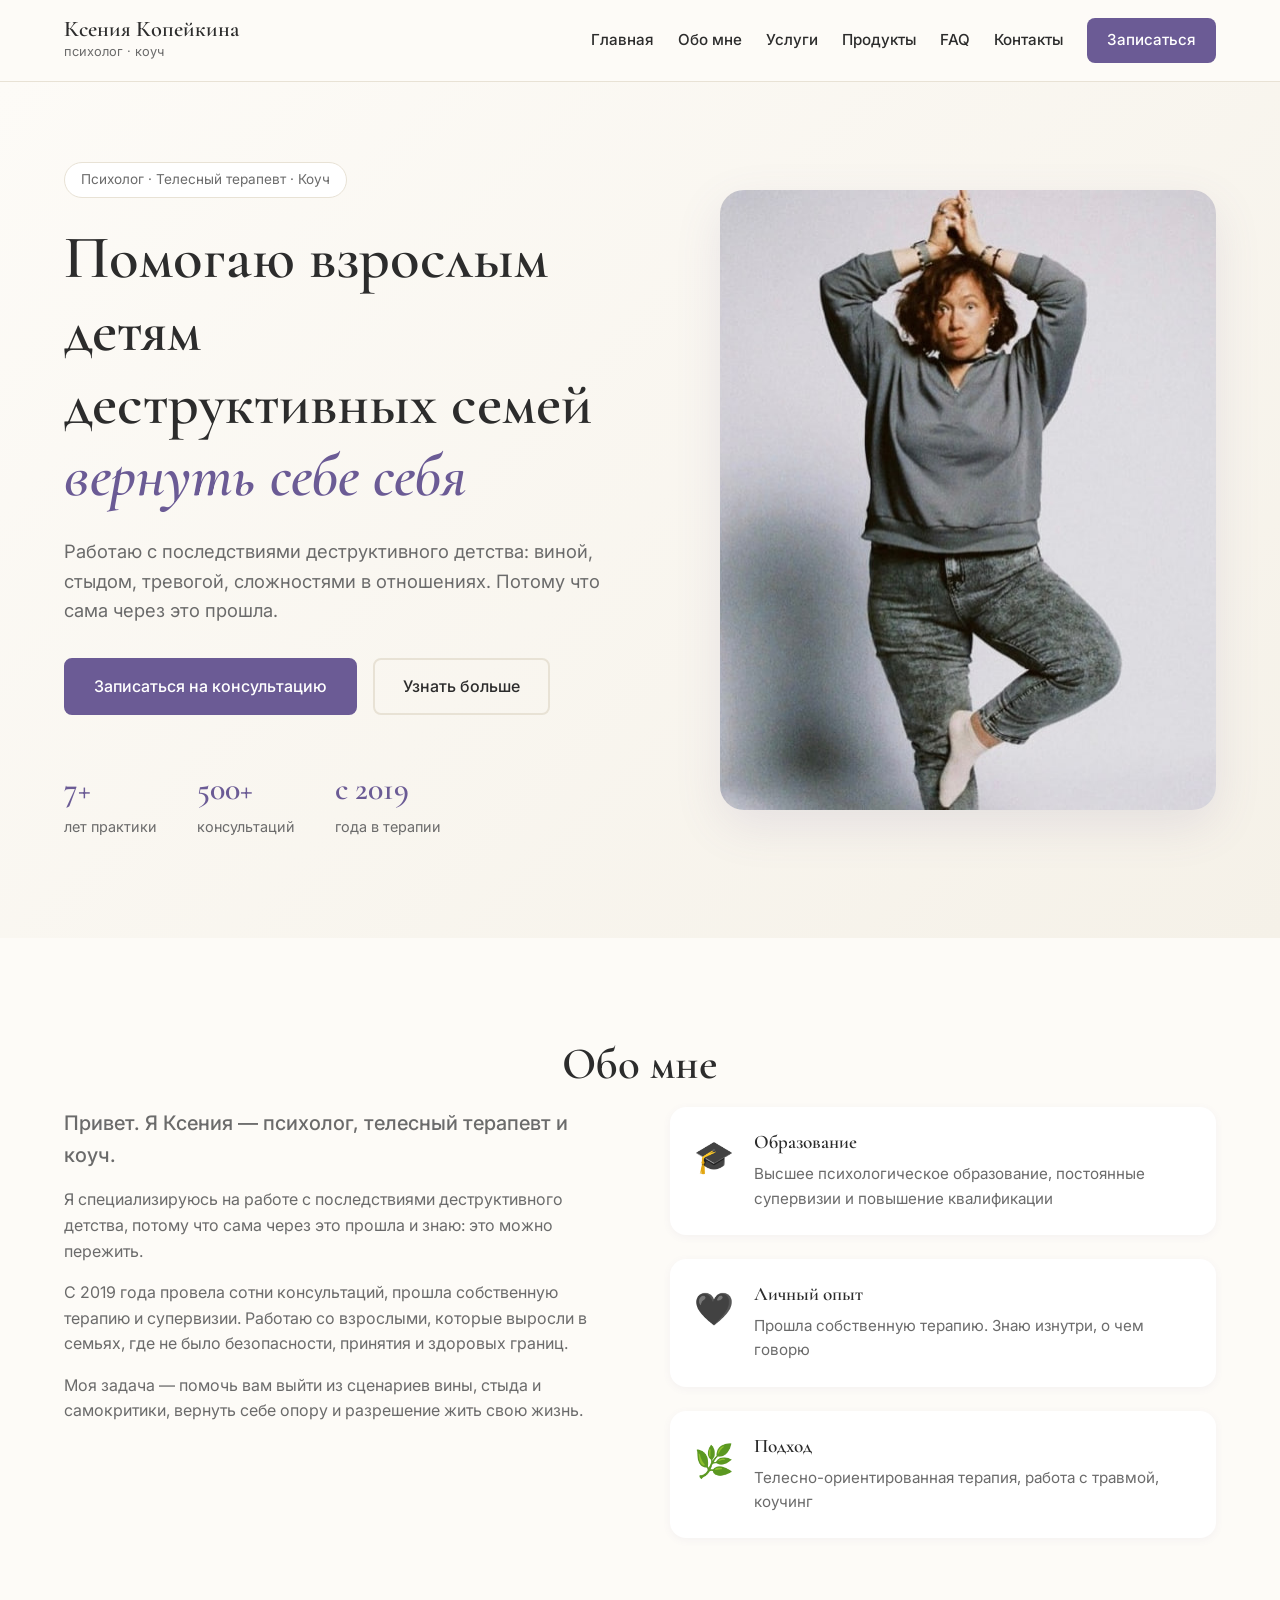
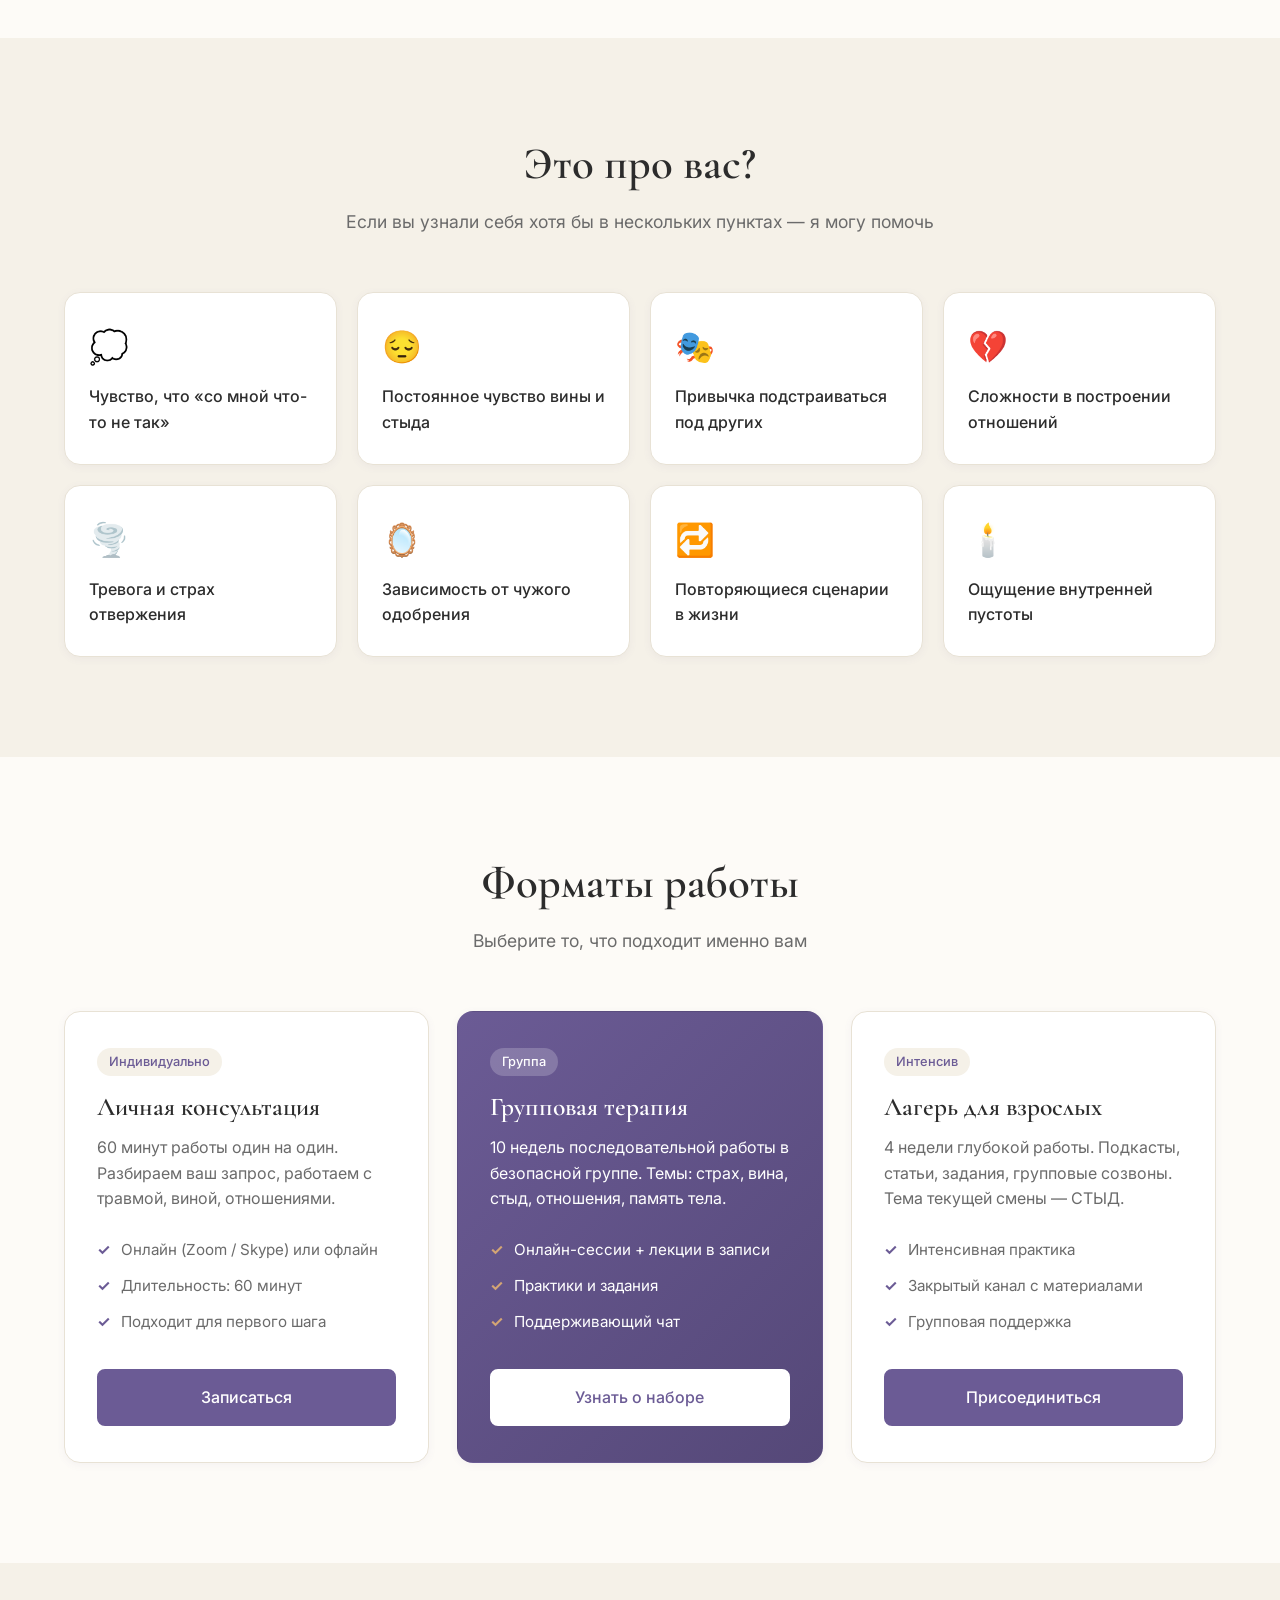
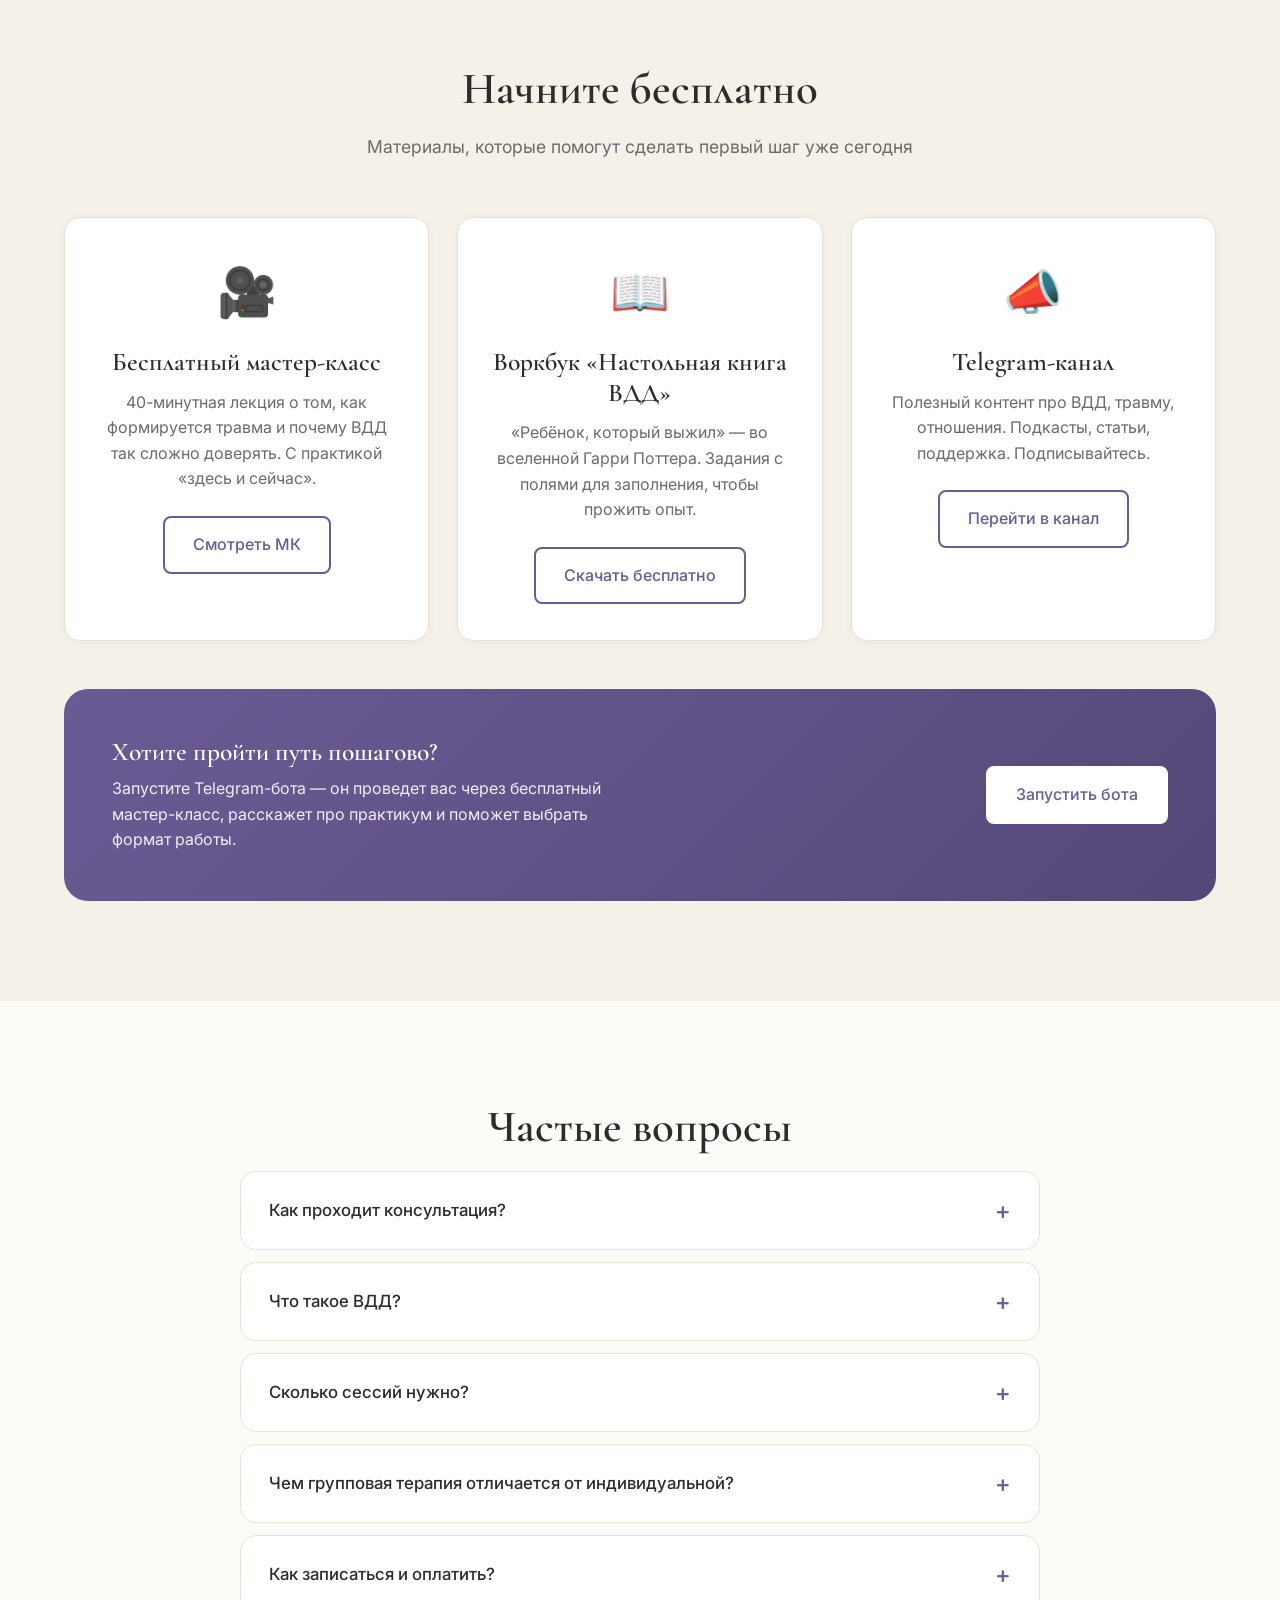
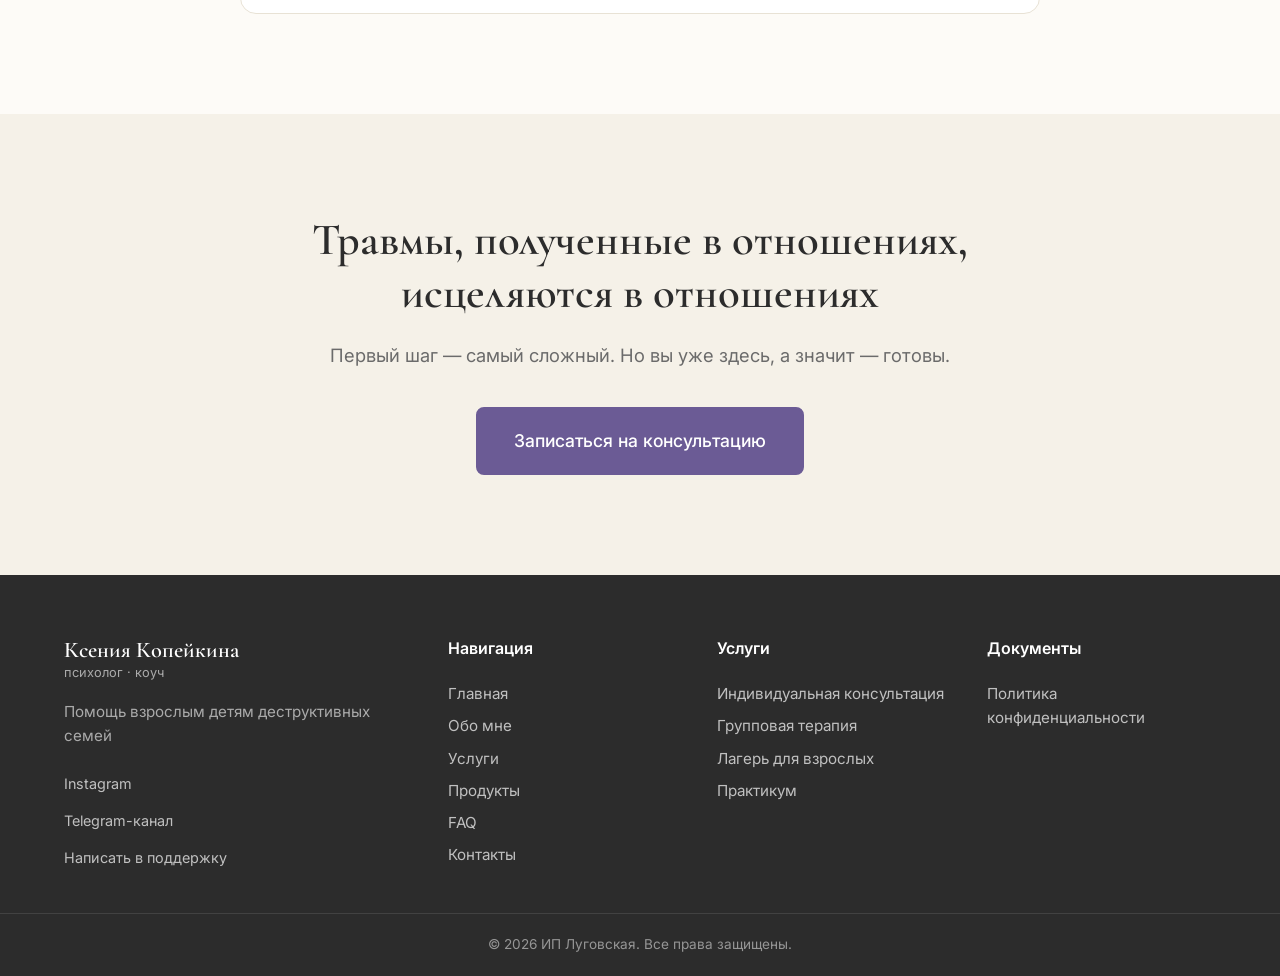
<file: index.html>
<!DOCTYPE html>
<html lang="ru">
<head>
    <meta charset="UTF-8">
    <meta name="viewport" content="width=device-width, initial-scale=1.0">
    <meta name="description" content="Ксения Копейкина — психолог, телесный терапевт и коуч. Помощь взрослым детям деструктивных семей (ВДД). Индивидуальные консультации, групповая терапия, лагерь для взрослых.">
    <meta name="keywords" content="психолог, ВДД, травма, нарциссическая травма, групповая терапия, коуч, телесный терапевт">
    <title>Ксения Копейкина — психолог для ВДД | Работа с травмой</title>
    <link rel="preconnect" href="https://fonts.googleapis.com">
    <link rel="preconnect" href="https://fonts.gstatic.com" crossorigin>
    <link href="https://fonts.googleapis.com/css2?family=Cormorant+Garamond:wght@400;500;600;700&family=Inter:wght@300;400;500;600&display=swap" rel="stylesheet">
    <link rel="stylesheet" href="styles.css">
</head>
<body>
    <header class="header">
        <div class="container header__inner">
            <a href="index.html" class="logo">
                <span class="logo__name">Ксения Копейкина</span>
                <span class="logo__sub">психолог · коуч</span>
            </a>
            <nav class="nav">
                <a href="index.html" class="nav__link">Главная</a>
                <a href="about.html" class="nav__link">Обо мне</a>
                <a href="services.html" class="nav__link">Услуги</a>
                <a href="products.html" class="nav__link">Продукты</a>
                <a href="faq.html" class="nav__link">FAQ</a>
                <a href="contacts.html" class="nav__link">Контакты</a>
                <a href="booking.html" class="nav__link nav__link--cta">Записаться</a>
            </nav>
            <button class="burger" aria-label="Меню">
                <span></span><span></span><span></span>
            </button>
        </div>
    </header>

    <section class="hero">
        <div class="container hero__inner">
            <div class="hero__content">
                <span class="hero__tag">Психолог · Телесный терапевт · Коуч</span>
                <h1 class="hero__title">Помогаю взрослым детям <br>деструктивных семей <br><span class="accent">вернуть себе себя</span></h1>
                <p class="hero__text">Работаю с последствиями деструктивного детства: виной, стыдом, тревогой, сложностями в отношениях. Потому что сама через это прошла.</p>
                <div class="hero__actions">
                    <a href="booking.html" class="btn btn--primary">Записаться на консультацию</a>
                    <a href="#about" class="btn btn--ghost">Узнать больше</a>
                </div>
                <div class="hero__stats">
                    <div class="stat"><div class="stat__num">7+</div><div class="stat__label">лет практики</div></div>
                    <div class="stat"><div class="stat__num">500+</div><div class="stat__label">консультаций</div></div>
                    <div class="stat"><div class="stat__num">с 2019</div><div class="stat__label">года в терапии</div></div>
                </div>
            </div>
            <div class="hero__image">
                <div class="hero__photo">
                    <img src="pfp.jpeg" alt="Ксения Копейкина — психолог, телесный терапевт" class="hero__photo-img" rounded>
                </div>
            </div>
        </div>
    </section>

    <section id="about" class="section about">
        <div class="container">
            <h2 class="section__title">Обо мне</h2>
            <div class="about__grid">
                <div class="about__text">
                    <p class="lead">Привет. Я Ксения — психолог, телесный терапевт и коуч.</p>
                    <p>Я специализируюсь на работе с последствиями деструктивного детства, потому что сама через это прошла и знаю: это можно пережить.</p>
                    <p>С 2019 года провела сотни консультаций, прошла собственную терапию и супервизии. Работаю со взрослыми, которые выросли в семьях, где не было безопасности, принятия и здоровых границ.</p>
                    <p>Моя задача — помочь вам выйти из сценариев вины, стыда и самокритики, вернуть себе опору и разрешение жить свою жизнь.</p>
                </div>
                <div class="about__features">
                    <div class="feature">
                        <div class="feature__icon">🎓</div>
                        <div>
                            <h3>Образование</h3>
                            <p>Высшее психологическое образование, постоянные супервизии и повышение квалификации</p>
                        </div>
                    </div>
                    <div class="feature">
                        <div class="feature__icon">🖤</div>
                        <div>
                            <h3>Личный опыт</h3>
                            <p>Прошла собственную терапию. Знаю изнутри, о чем говорю</p>
                        </div>
                    </div>
                    <div class="feature">
                        <div class="feature__icon">🌿</div>
                        <div>
                            <h3>Подход</h3>
                            <p>Телесно-ориентированная терапия, работа с травмой, коучинг</p>
                        </div>
                    </div>
                </div>
            </div>
        </div>
    </section>

    <section class="section for-whom">
        <div class="container">
            <h2 class="section__title">Это про вас?</h2>
            <p class="section__subtitle">Если вы узнали себя хотя бы в нескольких пунктах — я могу помочь</p>
            <div class="problems-grid">
                <div class="problem-card"><span class="problem-card__icon">💭</span><p>Чувство, что «со мной что-то не так»</p></div>
                <div class="problem-card"><span class="problem-card__icon">😔</span><p>Постоянное чувство вины и стыда</p></div>
                <div class="problem-card"><span class="problem-card__icon">🎭</span><p>Привычка подстраиваться под других</p></div>
                <div class="problem-card"><span class="problem-card__icon">💔</span><p>Сложности в построении отношений</p></div>
                <div class="problem-card"><span class="problem-card__icon">🌪️</span><p>Тревога и страх отвержения</p></div>
                <div class="problem-card"><span class="problem-card__icon">🪞</span><p>Зависимость от чужого одобрения</p></div>
                <div class="problem-card"><span class="problem-card__icon">🔁</span><p>Повторяющиеся сценарии в жизни</p></div>
                <div class="problem-card"><span class="problem-card__icon">🕯️</span><p>Ощущение внутренней пустоты</p></div>
            </div>
        </div>
    </section>

    <section id="services" class="section services">
        <div class="container">
            <h2 class="section__title">Форматы работы</h2>
            <p class="section__subtitle">Выберите то, что подходит именно вам</p>
            <div class="services-grid">
                <article class="service-card">
                    <div class="service-card__tag">Индивидуально</div>
                    <h3>Личная консультация</h3>
                    <p>60 минут работы один на один. Разбираем ваш запрос, работаем с травмой, виной, отношениями.</p>
                    <ul class="service-card__list">
                        <li>Онлайн (Zoom / Skype) или офлайн</li>
                        <li>Длительность: 60 минут</li>
                        <li>Подходит для первого шага</li>
                    </ul>
                    <a href="booking.html" class="btn btn--primary">Записаться</a>
                </article>
                <article class="service-card service-card--featured">
                    <div class="service-card__tag">Группа</div>
                    <h3>Групповая терапия</h3>
                    <p style="color: white;">10 недель последовательной работы в безопасной группе. Темы: страх, вина, стыд, отношения, память тела.</p>
                    <ul  class="service-card__list">
                        <li style="color: white;">Онлайн-сессии + лекции в записи</li>
                        <li style="color: white;">Практики и задания</li>
                        <li style="color: white;">Поддерживающий чат</li>
                    </ul>
                    <a href="booking.html" class="btn btn--primary">Узнать о наборе</a>
                </article>
                <article class="service-card">
                    <div class="service-card__tag">Интенсив</div>
                    <h3>Лагерь для взрослых</h3>
                    <p>4 недели глубокой работы. Подкасты, статьи, задания, групповые созвоны. Тема текущей смены — СТЫД.</p>
                    <ul class="service-card__list">
                        <li>Интенсивная практика</li>
                        <li>Закрытый канал с материалами</li>
                        <li>Групповая поддержка</li>
                    </ul>
                    <a href="booking.html" class="btn btn--primary">Присоединиться</a>
                </article>
            </div>
        </div>
    </section>

    <section id="free" class="section free">
        <div class="container">
            <h2 class="section__title">Начните бесплатно</h2>
            <p class="section__subtitle">Материалы, которые помогут сделать первый шаг уже сегодня</p>
            <div class="free-grid">
                <div class="free-card">
                    <div class="free-card__icon">🎥</div>
                    <h3>Бесплатный мастер-класс</h3>
                    <p>40-минутная лекция о том, как формируется травма и почему ВДД так сложно доверять. С практикой «здесь и сейчас».</p>
                    <a href="https://dzen.ru/video/watch/68d68bb1ee08ee57f11b8cd0" target="_blank" rel="noopener" class="btn btn--outline">Смотреть МК</a>
                </div>
                <div class="free-card">
                    <div class="free-card__icon">📖</div>
                    <h3>Воркбук «Настольная книга ВДД»</h3>
                    <p>«Ребёнок, который выжил» — во вселенной Гарри Поттера. Задания с полями для заполнения, чтобы прожить опыт.</p>
                    <a href="https://t.me/+9NpgPNoZRJM3ZGNi" target="_blank" rel="noopener" class="btn btn--outline">Скачать бесплатно</a>
                </div>
                <div class="free-card">
                    <div class="free-card__icon">📣</div>
                    <h3>Telegram-канал</h3>
                    <p>Полезный контент про ВДД, травму, отношения. Подкасты, статьи, поддержка. Подписывайтесь.</p>
                    <a href="https://t.me/kopeusha_psy" target="_blank" rel="noopener" class="btn btn--outline">Перейти в канал</a>
                </div>
            </div>
            <div class="telegram-cta">
                <div class="telegram-cta__content">
                    <h3>Хотите пройти путь пошагово?</h3>
                    <p>Запустите Telegram-бота — он проведет вас через бесплатный мастер-класс, расскажет про практикум и поможет выбрать формат работы.</p>
                </div>
                <a href="https://t.me/kopeusha_bot" target="_blank" rel="noopener" class="btn btn--primary">Запустить бота</a>
            </div>
        </div>
    </section>

    <section id="faq" class="section faq">
        <div class="container">
            <h2 class="section__title">Частые вопросы</h2>
            <div class="faq-list">
                <div class="faq-item">
                    <button class="faq-item__question"><span>Как проходит консультация?</span><span class="faq-item__icon">+</span></button>
                    <div class="faq-item__answer"><p>Консультация длится 60 минут, проходит онлайн (Zoom, Skype, Telegram) или офлайн. Мы обсуждаем ваш запрос, работаете с чувствами, телом и мыслями.</p></div>
                </div>
                <div class="faq-item">
                    <button class="faq-item__question"><span>Что такое ВДД?</span><span class="faq-item__icon">+</span></button>
                    <div class="faq-item__answer"><p>ВДД — взрослые дети деструктивных семей. Это люди, которые выросли в семьях, где не было безопасности, принятия и здоровых границ.</p></div>
                </div>
                <div class="faq-item">
                    <button class="faq-item__question"><span>Сколько сессий нужно?</span><span class="faq-item__icon">+</span></button>
                    <div class="faq-item__answer"><p>Зависит от запроса. Для разового запроса может хватить 3-5 сессий. Для глубокой работы с травмой обычно рекомендуется от 10 встреч.</p></div>
                </div>
                <div class="faq-item">
                    <button class="faq-item__question"><span>Чем групповая терапия отличается от индивидуальной?</span><span class="faq-item__icon">+</span></button>
                    <div class="faq-item__answer"><p>В группе вы получаете опыт здоровых отношений «здесь и сейчас» — то, чего часто не хватало в детстве.</p></div>
                </div>
                <div class="faq-item">
                    <button class="faq-item__question"><span>Как записаться и оплатить?</span><span class="faq-item__icon">+</span></button>
                    <div class="faq-item__answer"><p>Заполните форму на странице «Записаться» — я свяжусь с вами в течение 24 часов. Оплата возможна картой через безопасную систему.</p></div>
                </div>
            </div>
        </div>
    </section>

    <section class="section cta-final">
        <div class="container">
            <div class="cta-final__inner">
                <h2>Травмы, полученные в отношениях, <br>исцеляются в отношениях</h2>
                <p>Первый шаг — самый сложный. Но вы уже здесь, а значит — готовы.</p>
                <a href="booking.html" class="btn btn--primary btn--large">Записаться на консультацию</a>
            </div>
        </div>
    </section>

    <footer class="footer">
        <div class="container footer__inner">
            <div class="footer__col">
                <div class="logo">
                    <span class="logo__name">Ксения Копейкина</span>
                    <span class="logo__sub">психолог · коуч</span>
                </div>
                <p class="footer__desc">Помощь взрослым детям деструктивных семей</p>
                <div class="footer__contacts">
                    <a href="https://www.instagram.com/kopeusha/">Instagram</a>
                    <a href="https://t.me/kopeusha_psy" target="_blank" rel="noopener">Telegram-канал</a>
                    <a href="https://t.me/kopeusha_support" target="_blank" rel="noopener">Написать в поддержку</a>
                </div>
            </div>
            <div class="footer__col">
                <h4>Навигация</h4>
                <a href="index.html">Главная</a>
                <a href="about.html">Обо мне</a>
                <a href="services.html">Услуги</a>
                <a href="products.html">Продукты</a>
                <a href="faq.html">FAQ</a>
                <a href="contacts.html">Контакты</a>
            </div>
            <div class="footer__col">
                <h4>Услуги</h4>
                <a href="services.html">Индивидуальная консультация</a>
                <a href="services.html">Групповая терапия</a>
                <a href="services.html">Лагерь для взрослых</a>
                <a href="products.html">Практикум</a>
            </div>
            <div class="footer__col">
                <h4>Документы</h4>
                <a href="https://t.me/ipkopeusha_psy" target="_blank" rel="noopener">Политика конфиденциальности</a>
            </div>
        </div>
        <div class="footer__bottom">
            <div class="container"><p>© 2026 ИП Луговская. Все права защищены.</p></div>
        </div>
    </footer>

    <script src="script.js"></script>
</body>
</html>
</file>
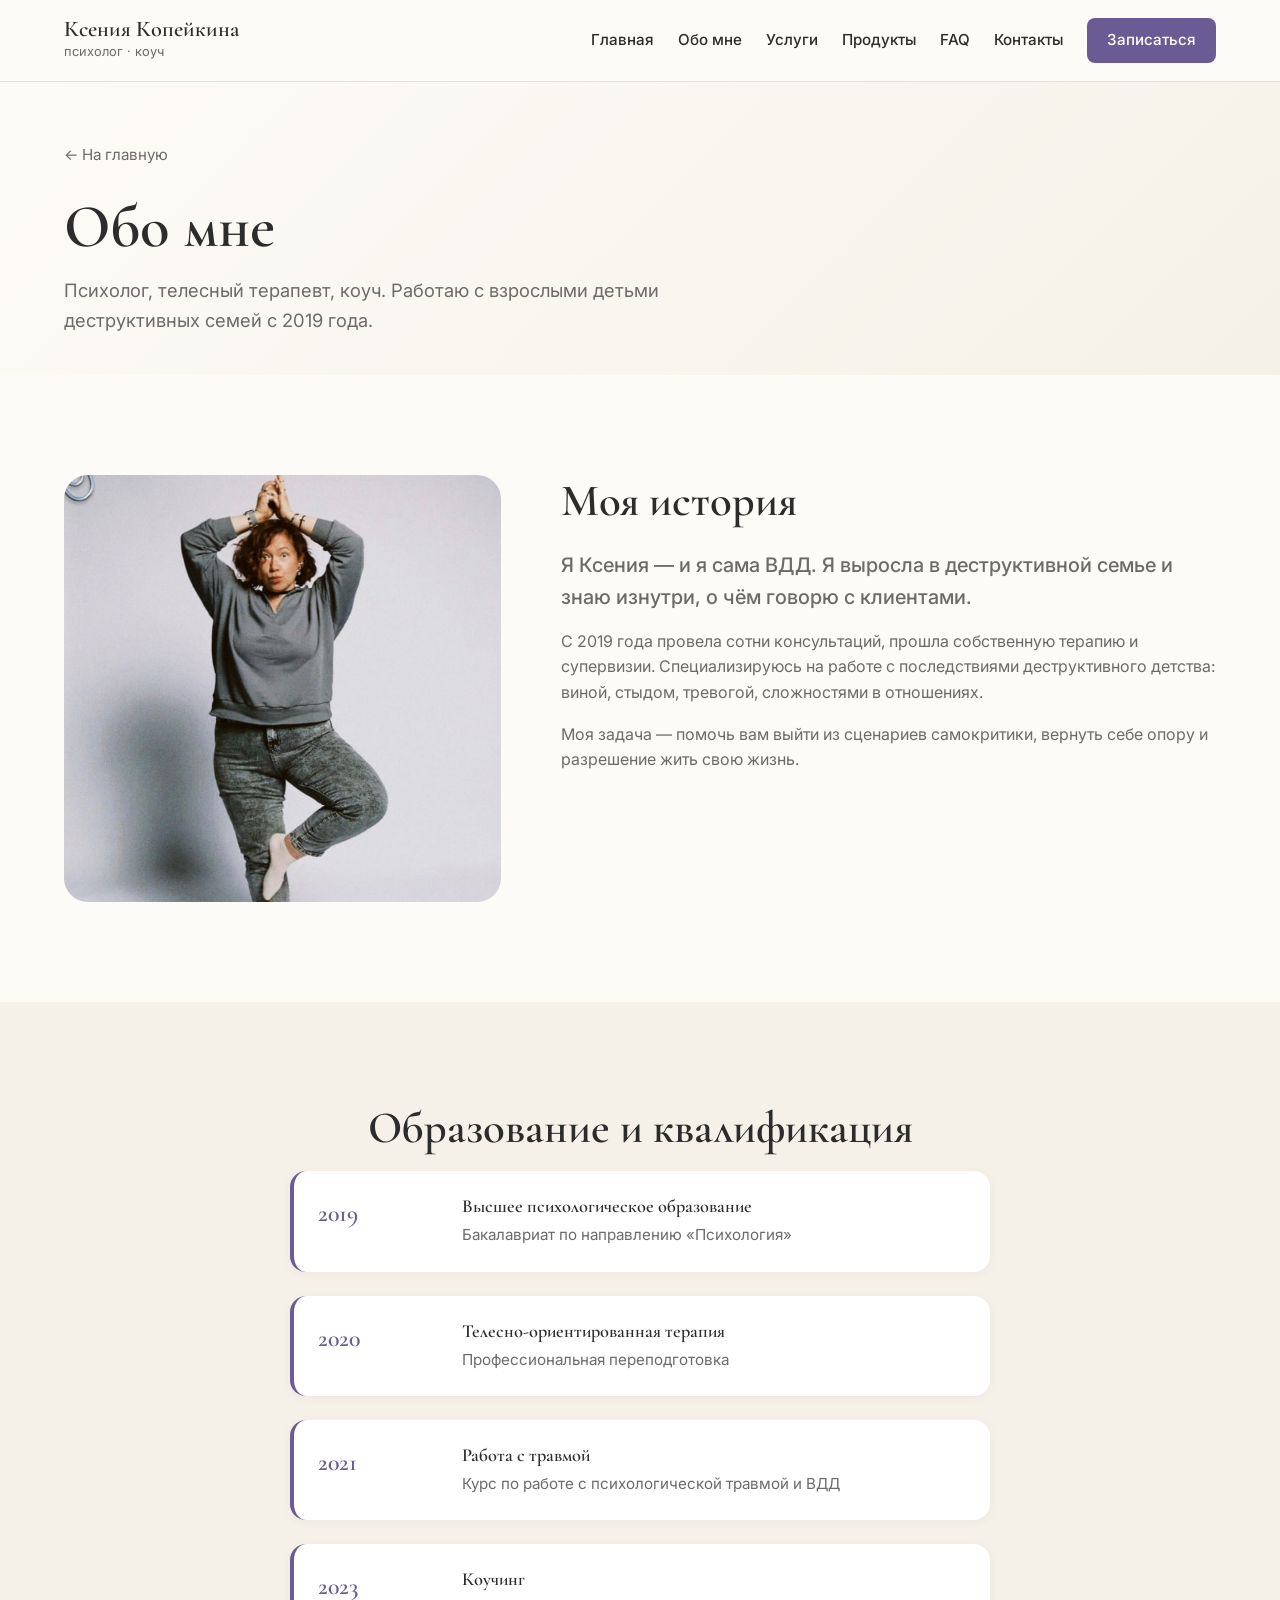
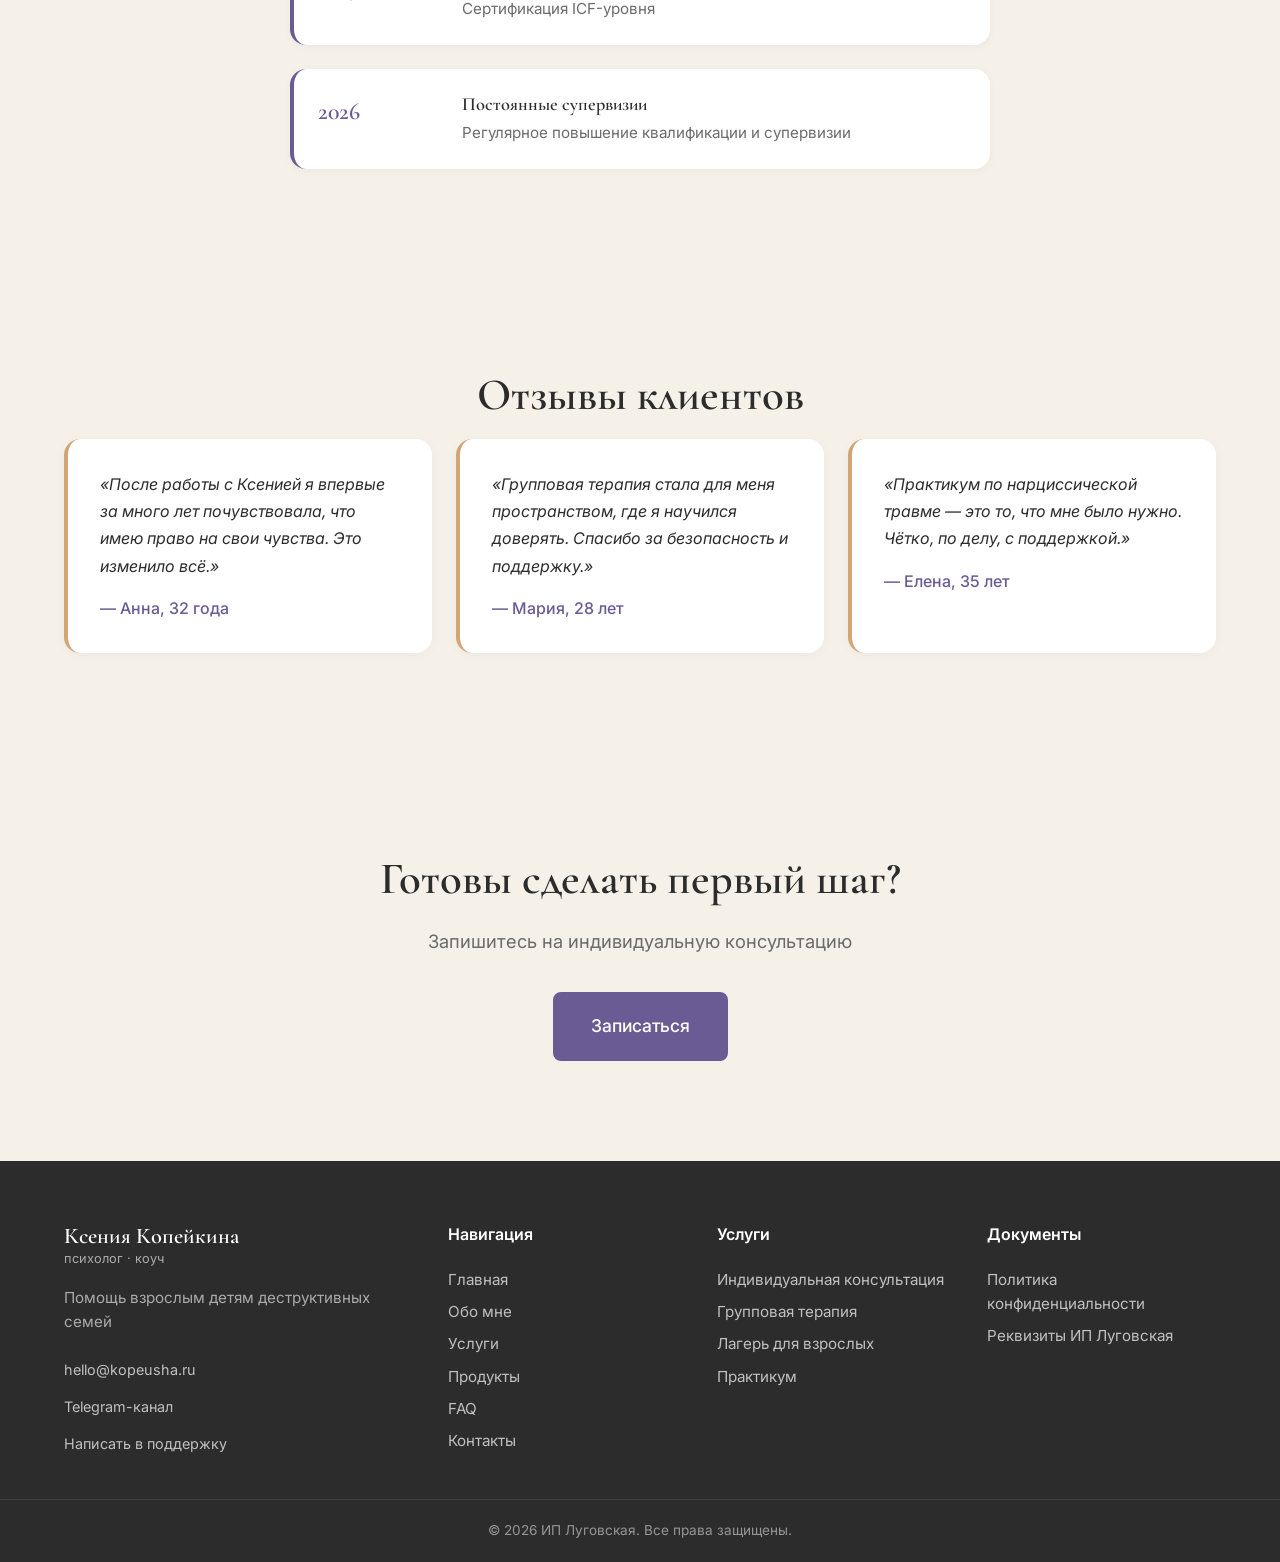
<file: about.html>
<!DOCTYPE html>
<html lang="ru">
<head>
    <meta charset="UTF-8">
    <meta name="viewport" content="width=device-width, initial-scale=1.0">
    <meta name="description" content="Ксения Копейкина — психолог, телесный терапевт. Образование, опыт, сертификаты.">
    <title>Обо мне — Ксения Копейкина</title>
    <link rel="preconnect" href="https://fonts.googleapis.com">
    <link rel="preconnect" href="https://fonts.gstatic.com" crossorigin>
    <link href="https://fonts.googleapis.com/css2?family=Cormorant+Garamond:wght@400;500;600;700&family=Inter:wght@300;400;500;600&display=swap" rel="stylesheet">
    <link rel="stylesheet" href="styles.css">
</head>
<body>
    <header class="header">
        <div class="container header__inner">
            <a href="index.html" class="logo">
                <span class="logo__name">Ксения Копейкина</span>
                <span class="logo__sub">психолог · коуч</span>
            </a>
            <nav class="nav">
                <a href="index.html" class="nav__link">Главная</a>
                <a href="about.html" class="nav__link">Обо мне</a>
                <a href="services.html" class="nav__link">Услуги</a>
                <a href="products.html" class="nav__link">Продукты</a>
                <a href="faq.html" class="nav__link">FAQ</a>
                <a href="contacts.html" class="nav__link">Контакты</a>
                <a href="booking.html" class="nav__link nav__link--cta">Записаться</a>
            </nav>
            <button class="burger" aria-label="Меню"><span></span><span></span><span></span></button>
        </div>
    </header>

    <section class="page-hero">
        <div class="container">
            <a href="index.html" class="back-link">← На главную</a>
            <h1 class="page-hero__title">Обо мне</h1>
            <p class="page-hero__text">Психолог, телесный терапевт, коуч. Работаю с взрослыми детьми деструктивных семей с 2019 года.</p>
        </div>
    </section>

    <section class="section about-page">
        <div class="container">
            <div class="about-page__grid">
                <div class="about-page__photo">
                    <img src="pfp.jpeg" alt="Ксения Копейкина — психолог" class="about-page__photo-img">
                </div>
                <div class="about-page__text">
                    <h2>Моя история</h2>
                    <p class="lead">Я Ксения — и я сама ВДД. Я выросла в деструктивной семье и знаю изнутри, о чём говорю с клиентами.</p>
                    <p>С 2019 года провела сотни консультаций, прошла собственную терапию и супервизии. Специализируюсь на работе с последствиями деструктивного детства: виной, стыдом, тревогой, сложностями в отношениях.</p>
                    <p>Моя задача — помочь вам выйти из сценариев самокритики, вернуть себе опору и разрешение жить свою жизнь.</p>
                </div>
            </div>
        </div>
    </section>

    <section class="section section--alt">
        <div class="container">
            <h2 class="section__title">Образование и квалификация</h2>
            <div class="timeline">
                <div class="timeline__item">
                    <div class="timeline__year">2019</div>
                    <div><h3>Высшее психологическое образование</h3><p>Бакалавриат по направлению «Психология»</p></div>
                </div>
                <div class="timeline__item">
                    <div class="timeline__year">2020</div>
                    <div><h3>Телесно-ориентированная терапия</h3><p>Профессиональная переподготовка</p></div>
                </div>
                <div class="timeline__item">
                    <div class="timeline__year">2021</div>
                    <div><h3>Работа с травмой</h3><p>Курс по работе с психологической травмой и ВДД</p></div>
                </div>
                <div class="timeline__item">
                    <div class="timeline__year">2023</div>
                    <div><h3>Коучинг</h3><p>Сертификация ICF-уровня</p></div>
                </div>
                <div class="timeline__item">
                    <div class="timeline__year">2026</div>
                    <div><h3>Постоянные супервизии</h3><p>Регулярное повышение квалификации и супервизии</p></div>
                </div>
            </div>
        </div>
    </section>

    <section class="section section--alt">
        <div class="container">
            <h2 class="section__title">Отзывы клиентов</h2>
            <div class="reviews-grid">
                <div class="review-card">
                    <p>«После работы с Ксенией я впервые за много лет почувствовала, что имею право на свои чувства. Это изменило всё.»</p>
                    <div class="review-card__author">— Анна, 32 года</div>
                </div>
                <div class="review-card">
                    <p>«Групповая терапия стала для меня пространством, где я научился доверять. Спасибо за безопасность и поддержку.»</p>
                    <div class="review-card__author">— Мария, 28 лет</div>
                </div>
                <div class="review-card">
                    <p>«Практикум по нарциссической травме — это то, что мне было нужно. Чётко, по делу, с поддержкой.»</p>
                    <div class="review-card__author">— Елена, 35 лет</div>
                </div>
            </div>
        </div>
    </section>

    <section class="section cta-final">
        <div class="container">
            <div class="cta-final__inner">
                <h2>Готовы сделать первый шаг?</h2>
                <p>Запишитесь на индивидуальную консультацию</p>
                <a href="booking.html" class="btn btn--primary btn--large">Записаться</a>
            </div>
        </div>
    </section>

    <footer class="footer">
        <div class="container footer__inner">
            <div class="footer__col">
                <div class="logo"><span class="logo__name">Ксения Копейкина</span><span class="logo__sub">психолог · коуч</span></div>
                <p class="footer__desc">Помощь взрослым детям деструктивных семей</p>
                <div class="footer__contacts">
                    <a href="mailto:hello@kopeusha.ru">hello@kopeusha.ru</a>
                    <a href="https://t.me/kopeusha_psy" target="_blank" rel="noopener">Telegram-канал</a>
                    <a href="https://t.me/kopeusha_support" target="_blank" rel="noopener">Написать в поддержку</a>
                </div>
            </div>
            <div class="footer__col">
                <h4>Навигация</h4>
                <a href="index.html">Главная</a>
                <a href="about.html">Обо мне</a>
                <a href="services.html">Услуги</a>
                <a href="products.html">Продукты</a>
                <a href="faq.html">FAQ</a>
                <a href="contacts.html">Контакты</a>
            </div>
            <div class="footer__col">
                <h4>Услуги</h4>
                <a href="services.html">Индивидуальная консультация</a>
                <a href="services.html">Групповая терапия</a>
                <a href="services.html">Лагерь для взрослых</a>
                <a href="products.html">Практикум</a>
            </div>
            <div class="footer__col">
                <h4>Документы</h4>
                <a href="https://t.me/ipkopeusha_psy" target="_blank" rel="noopener">Политика конфиденциальности</a>
                <a href="contacts.html">Реквизиты ИП Луговская</a>
            </div>
        </div>
        <div class="footer__bottom"><div class="container"><p>© 2026 ИП Луговская. Все права защищены.</p></div></div>
    </footer>

    <script src="script.js"></script>
</body>
</html>
</file>
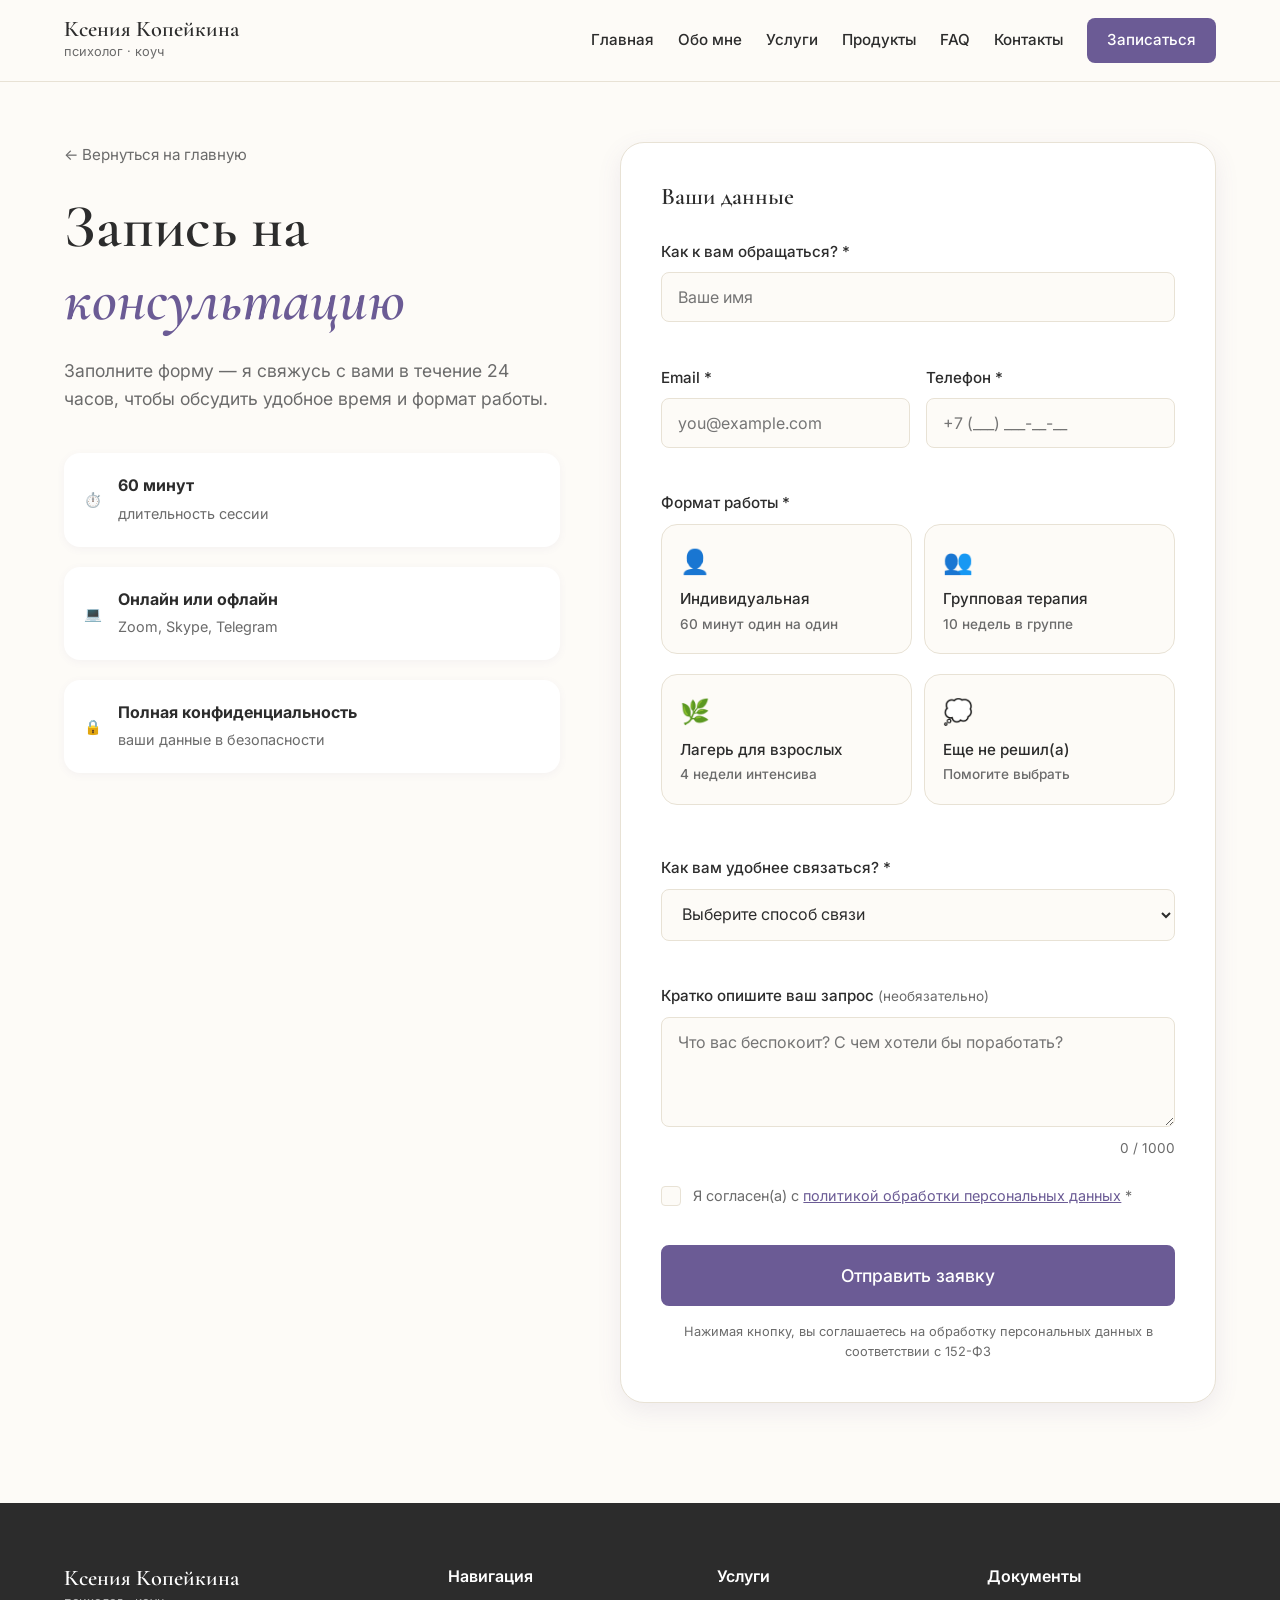
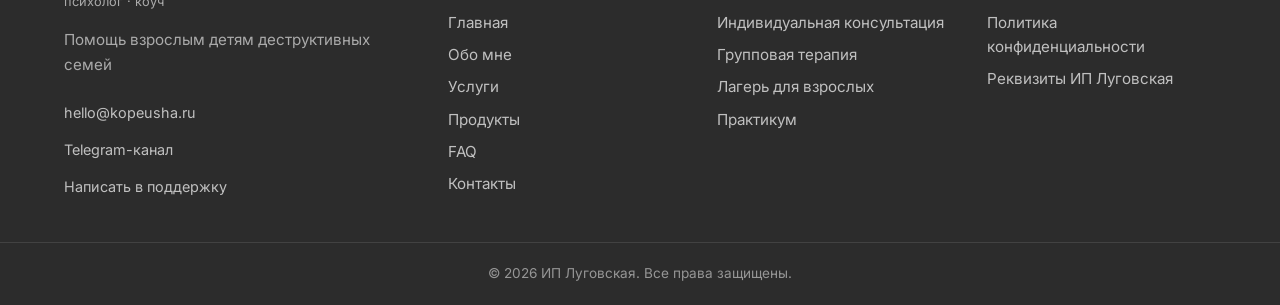
<file: booking.html>
<!DOCTYPE html>
<html lang="ru">
<head>
    <meta charset="UTF-8">
    <meta name="viewport" content="width=device-width, initial-scale=1.0">
    <meta name="description" content="Запись на консультацию к психологу Ксении Копейкиной. Индивидуальные сессии, групповая терапия, лагерь для взрослых.">
    <title>Записаться на консультацию — Ксения Копейкина</title>
    <link rel="preconnect" href="https://fonts.googleapis.com">
    <link rel="preconnect" href="https://fonts.gstatic.com" crossorigin>
    <link href="https://fonts.googleapis.com/css2?family=Cormorant+Garamond:wght@400;500;600;700&family=Inter:wght@300;400;500;600&display=swap" rel="stylesheet">
    <link rel="stylesheet" href="styles.css">
</head>
<body class="booking-page">
    <header class="header">
        <div class="container header__inner">
            <a href="index.html" class="logo">
                <span class="logo__name">Ксения Копейкина</span>
                <span class="logo__sub">психолог · коуч</span>
            </a>
            <nav class="nav">
                <a href="index.html" class="nav__link">Главная</a>
                <a href="about.html" class="nav__link">Обо мне</a>
                <a href="services.html" class="nav__link">Услуги</a>
                <a href="products.html" class="nav__link">Продукты</a>
                <a href="faq.html" class="nav__link">FAQ</a>
                <a href="contacts.html" class="nav__link">Контакты</a>
                <a href="booking.html" class="nav__link nav__link--cta">Записаться</a>
            </nav>
            <button class="burger" aria-label="Меню"><span></span><span></span><span></span></button>
        </div>
    </header>

    <section class="booking-hero">
        <div class="container">
            <div class="booking-hero__inner">
                <div class="booking-hero__content">
                    <a href="index.html" class="back-link">← Вернуться на главную</a>
                    <h1 class="booking-hero__title">Запись на <span class="accent">консультацию</span></h1>
                    <p class="booking-hero__text">Заполните форму — я свяжусь с вами в течение 24 часов, чтобы обсудить удобное время и формат работы.</p>
                    <div class="booking-info">
                        <div class="booking-info__item">
                            <span class="booking-info__icon">⏱️</span>
                            <div><strong>60 минут</strong><span>длительность сессии</span></div>
                        </div>
                        <div class="booking-info__item">
                            <span class="booking-info__icon">💻</span>
                            <div><strong>Онлайн или офлайн</strong><span>Zoom, Skype, Telegram</span></div>
                        </div>
                        <div class="booking-info__item">
                            <span class="booking-info__icon">🔒</span>
                            <div><strong>Полная конфиденциальность</strong><span>ваши данные в безопасности</span></div>
                        </div>
                    </div>
                </div>

                <div class="booking-form-wrap">
                    <form class="booking-form" id="bookingForm" novalidate>
                        <h2 class="booking-form__title">Ваши данные</h2>
                        <div class="form-group">
                            <label for="name">Как к вам обращаться? *</label>
                            <input type="text" id="name" name="name" required minlength="2" placeholder="Ваше имя">
                            <span class="form-error" data-error-for="name"></span>
                        </div>
                        <div class="form-row">
                            <div class="form-group">
                                <label for="email">Email *</label>
                                <input type="email" id="email" name="email" required placeholder="you@example.com">
                                <span class="form-error" data-error-for="email"></span>
                            </div>
                            <div class="form-group">
                                <label for="phone">Телефон *</label>
                                <input type="tel" id="phone" name="phone" required placeholder="+7 (___) ___-__-__">
                                <span class="form-error" data-error-for="phone"></span>
                            </div>
                        </div>
                        <div class="form-group">
                            <label>Формат работы *</label>
                            <div class="radio-group">
                                <label class="radio-card">
                                    <input type="radio" name="format" value="individual" required>
                                    <span class="radio-card__icon">👤</span>
                                    <span class="radio-card__title">Индивидуальная</span>
                                    <span class="radio-card__desc">60 минут один на один</span>
                                </label>
                                <label class="radio-card">
                                    <input type="radio" name="format" value="group">
                                    <span class="radio-card__icon">👥</span>
                                    <span class="radio-card__title">Групповая терапия</span>
                                    <span class="radio-card__desc">10 недель в группе</span>
                                </label>
                                <label class="radio-card">
                                    <input type="radio" name="format" value="camp">
                                    <span class="radio-card__icon">🌿</span>
                                    <span class="radio-card__title">Лагерь для взрослых</span>
                                    <span class="radio-card__desc">4 недели интенсива</span>
                                </label>
                                <label class="radio-card">
                                    <input type="radio" name="format" value="not-sure">
                                    <span class="radio-card__icon">💭</span>
                                    <span class="radio-card__title">Еще не решил(а)</span>
                                    <span class="radio-card__desc">Помогите выбрать</span>
                                </label>
                            </div>
                            <span class="form-error" data-error-for="format"></span>
                        </div>
                        <div class="form-group">
                            <label for="channel">Как вам удобнее связаться? *</label>
                            <select id="channel" name="channel" required>
                                <option value="">Выберите способ связи</option>
                                <option value="telegram">Telegram</option>
                                <option value="whatsapp">WhatsApp</option>
                                <option value="phone">Телефон</option>
                                <option value="email">Email</option>
                            </select>
                            <span class="form-error" data-error-for="channel"></span>
                        </div>
                        <div class="form-group">
                            <label for="message">Кратко опишите ваш запрос <span class="optional">(необязательно)</span></label>
                            <textarea id="message" name="message" rows="4" maxlength="1000" placeholder="Что вас беспокоит? С чем хотели бы поработать?"></textarea>
                            <span class="form-counter"><span id="msgCount">0</span> / 1000</span>
                        </div>
                        <div class="honeypot" aria-hidden="true">
                            <label>Не заполняйте это поле<input type="text" name="website" tabindex="-1" autocomplete="off"></label>
                        </div>
                        <label class="checkbox">
                            <input type="checkbox" id="consent" name="consent" required>
                            <span class="checkbox__mark"></span>
                            <span>Я согласен(а) с <a href="https://t.me/ipkopeusha_psy" target="_blank" rel="noopener">политикой обработки персональных данных</a> *</span>
                        </label>
                        <span class="form-error" data-error-for="consent"></span>
                        <button type="submit" class="btn btn--primary btn--large btn--full">
                            <span class="btn__text">Отправить заявку</span>
                            <!-- <span class="btn__loader" hidden>
                                <svg width="20" height="20" viewBox="0 0 20 20">
                                    <circle cx="10" cy="10" r="8" stroke="currentColor" stroke-width="2" fill="none" stroke-dasharray="40" stroke-dashoffset="10">
                                        <animateTransform attributeName="transform" type="rotate" from="0 10 10" to="360 10 10" dur="1s" repeatCount="indefinite"/>
                                    </circle>
                                </svg>
                                Отправляем... -->
                            </span>
                        </button>
                        <p class="form-note">Нажимая кнопку, вы соглашаетесь на обработку персональных данных в соответствии с 152-ФЗ</p>
                    </form>

                    <div class="booking-success" id="bookingSuccess" hidden>
                        <div class="booking-success__icon">✓</div>
                        <h2>Заявка отправлена!</h2>
                        <p>Спасибо, что доверяете мне. Я свяжусь с вами в течение 24 часов, чтобы обсудить удобное время.</p>
                        <p>А пока — подпишитесь на <a href="https://t.me/kopeusha_psy" target="_blank" rel="noopener">Telegram-канал</a>, там много полезного.</p>
                        <a href="index.html" class="btn btn--outline">Вернуться на главную</a>
                    </div>
                </div>
            </div>
        </div>
    </section>

    <footer class="footer">
        <div class="container footer__inner">
            <div class="footer__col">
                <div class="logo"><span class="logo__name">Ксения Копейкина</span><span class="logo__sub">психолог · коуч</span></div>
                <p class="footer__desc">Помощь взрослым детям деструктивных семей</p>
                <div class="footer__contacts">
                    <a href="mailto:hello@kopeusha.ru">hello@kopeusha.ru</a>
                    <a href="https://t.me/kopeusha_psy" target="_blank" rel="noopener">Telegram-канал</a>
                    <a href="https://t.me/kopeusha_support" target="_blank" rel="noopener">Написать в поддержку</a>
                </div>
            </div>
            <div class="footer__col">
                <h4>Навигация</h4>
                <a href="index.html">Главная</a>
                <a href="about.html">Обо мне</a>
                <a href="services.html">Услуги</a>
                <a href="products.html">Продукты</a>
                <a href="faq.html">FAQ</a>
                <a href="contacts.html">Контакты</a>
            </div>
            <div class="footer__col">
                <h4>Услуги</h4>
                <a href="services.html">Индивидуальная консультация</a>
                <a href="services.html">Групповая терапия</a>
                <a href="services.html">Лагерь для взрослых</a>
                <a href="products.html">Практикум</a>
            </div>
            <div class="footer__col">
                <h4>Документы</h4>
                <a href="https://t.me/ipkopeusha_psy" target="_blank" rel="noopener">Политика конфиденциальности</a>
                <a href="contacts.html">Реквизиты ИП Луговская</a>
            </div>
        </div>
        <div class="footer__bottom"><div class="container"><p>© 2026 ИП Луговская. Все права защищены.</p></div></div>
    </footer>

    <!-- <script src="script.js"></script> -->
</body>
</html>
</file>
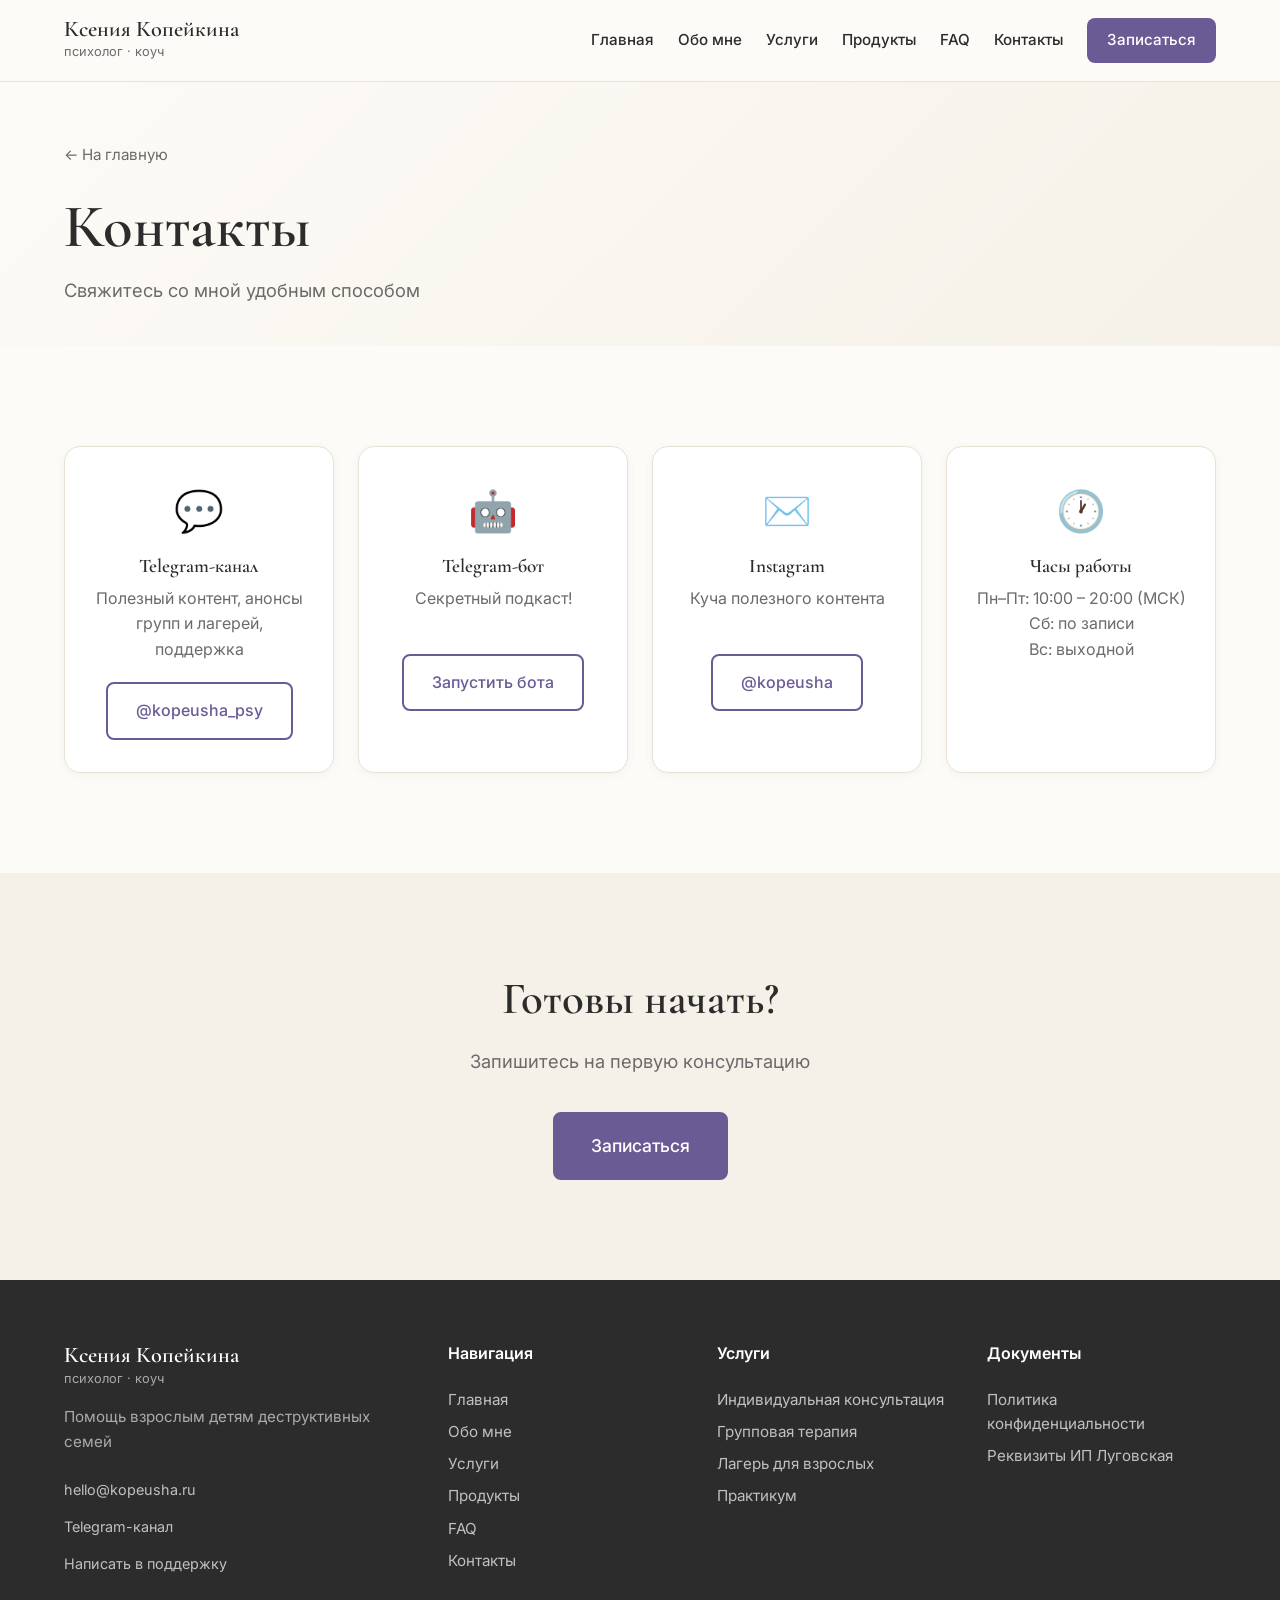
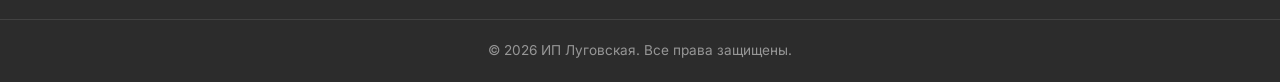
<file: contacts.html>
<!DOCTYPE html>
<html lang="ru">
<head>
    <meta charset="UTF-8">
    <meta name="viewport" content="width=device-width, initial-scale=1.0">
    <meta name="description" content="Контакты психолога Ксении Копейкиной. Связаться через Telegram или email.">
    <title>Контакты — Ксения Копейкина</title>
    <link rel="preconnect" href="https://fonts.googleapis.com">
    <link rel="preconnect" href="https://fonts.gstatic.com" crossorigin>
    <link href="https://fonts.googleapis.com/css2?family=Cormorant+Garamond:wght@400;500;600;700&family=Inter:wght@300;400;500;600&display=swap" rel="stylesheet">
    <link rel="stylesheet" href="styles.css">
</head>
<body>
    <header class="header">
        <div class="container header__inner">
            <a href="index.html" class="logo"><span class="logo__name">Ксения Копейкина</span><span class="logo__sub">психолог · коуч</span></a>
            <nav class="nav">
                <a href="index.html" class="nav__link">Главная</a>
                <a href="about.html" class="nav__link">Обо мне</a>
                <a href="services.html" class="nav__link">Услуги</a>
                <a href="products.html" class="nav__link">Продукты</a>
                <a href="faq.html" class="nav__link">FAQ</a>
                <a href="contacts.html" class="nav__link">Контакты</a>
                <a href="booking.html" class="nav__link nav__link--cta">Записаться</a>
            </nav>
            <button class="burger" aria-label="Меню"><span></span><span></span><span></span></button>
        </div>
    </header>

    <section class="page-hero">
        <div class="container">
            <a href="index.html" class="back-link">← На главную</a>
            <h1 class="page-hero__title">Контакты</h1>
            <p class="page-hero__text">Свяжитесь со мной удобным способом</p>
        </div>
    </section>

    <section class="section">
        <div class="container">
            <div class="contacts-grid">
                <div class="contact-card">
                    <div class="contact-card__icon">💬</div>
                    <h3>Telegram-канал</h3>
                    <p>Полезный контент, анонсы групп и лагерей, поддержка</p>
                    <a href="https://t.me/kopeusha_psy" target="_blank" rel="noopener" class="btn btn--outline">@kopeusha_psy</a>
                </div>
                <div class="contact-card">
                    <div class="contact-card__icon">🤖</div>
                    <h3>Telegram-бот</h3>
                    <p>Секретный подкаст!</p>
                    <a href="https://t.me/kopeusha_support" target="_blank" rel="noopener" class="btn btn--outline">Запустить бота</a>
                </div>
                <div class="contact-card">
                    <div class="contact-card__icon">✉️</div>
                    <h3>Instagram</h3>
                    <p>Куча полезного контента</p>
                    <a href="https://www.instagram.com/kopeusha/" class="btn btn--outline">@kopeusha</a>
                </div>
                <div class="contact-card">
                    <div class="contact-card__icon">🕐</div>
                    <h3>Часы работы</h3>
                    <p>Пн–Пт: 10:00 – 20:00 (МСК)<br>Сб: по записи<br>Вс: выходной</p>
                </div>
            </div>
        </div>
    </section>


    <section class="section cta-final">
        <div class="container">
            <div class="cta-final__inner">
                <h2>Готовы начать?</h2>
                <p>Запишитесь на первую консультацию</p>
                <a href="booking.html" class="btn btn--primary btn--large">Записаться</a>
            </div>
        </div>
    </section>

    <footer class="footer">
        <div class="container footer__inner">
            <div class="footer__col">
                <div class="logo"><span class="logo__name">Ксения Копейкина</span><span class="logo__sub">психолог · коуч</span></div>
                <p class="footer__desc">Помощь взрослым детям деструктивных семей</p>
                <div class="footer__contacts">
                    <a href="mailto:hello@kopeusha.ru">hello@kopeusha.ru</a>
                    <a href="https://t.me/kopeusha_psy" target="_blank" rel="noopener">Telegram-канал</a>
                    <a href="https://t.me/kopeusha_support" target="_blank" rel="noopener">Написать в поддержку</a>
                </div>
            </div>
            <div class="footer__col">
                <h4>Навигация</h4>
                <a href="index.html">Главная</a>
                <a href="about.html">Обо мне</a>
                <a href="services.html">Услуги</a>
                <a href="products.html">Продукты</a>
                <a href="faq.html">FAQ</a>
                <a href="contacts.html">Контакты</a>
            </div>
            <div class="footer__col">
                <h4>Услуги</h4>
                <a href="services.html">Индивидуальная консультация</a>
                <a href="services.html">Групповая терапия</a>
                <a href="services.html">Лагерь для взрослых</a>
                <a href="products.html">Практикум</a>
            </div>
            <div class="footer__col">
                <h4>Документы</h4>
                <a href="https://t.me/ipkopeusha_psy" target="_blank" rel="noopener">Политика конфиденциальности</a>
                <a href="contacts.html">Реквизиты ИП Луговская</a>
            </div>
        </div>
        <div class="footer__bottom"><div class="container"><p>© 2026 ИП Луговская. Все права защищены.</p></div></div>
    </footer>

    <script src="script.js"></script>
</body>
</html>
</file>
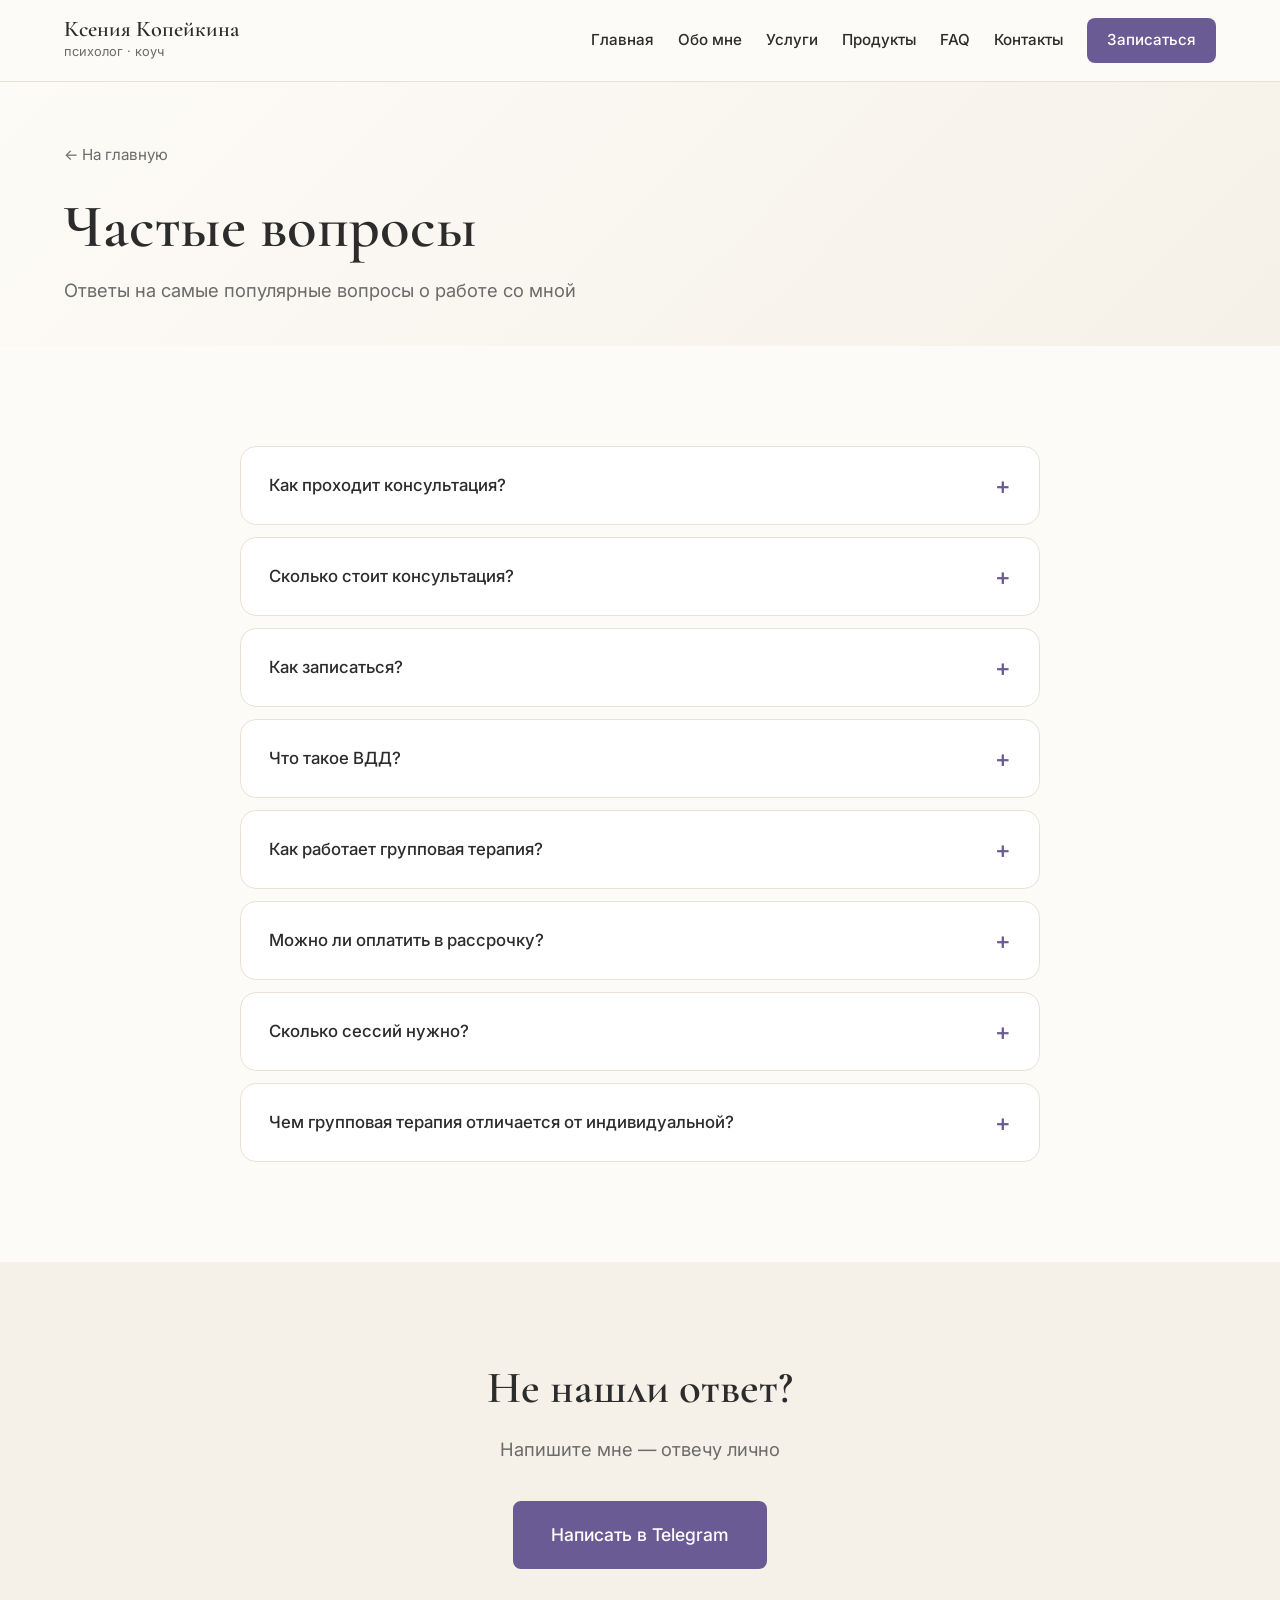
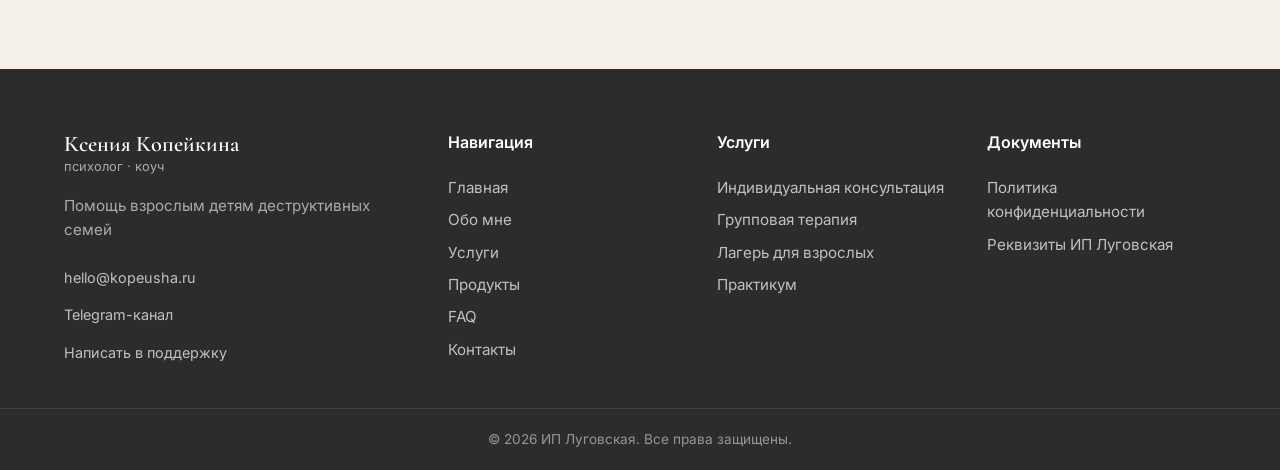
<file: faq.html>
<!DOCTYPE html>
<html lang="ru">
<head>
    <meta charset="UTF-8">
    <meta name="viewport" content="width=device-width, initial-scale=1.0">
    <meta name="description" content="Часто задаваемые вопросы о работе с психологом Ксенией Копейкиной.">
    <title>FAQ — Ксения Копейкина</title>
    <link rel="preconnect" href="https://fonts.googleapis.com">
    <link rel="preconnect" href="https://fonts.gstatic.com" crossorigin>
    <link href="https://fonts.googleapis.com/css2?family=Cormorant+Garamond:wght@400;500;600;700&family=Inter:wght@300;400;500;600&display=swap" rel="stylesheet">
    <link rel="stylesheet" href="styles.css">
</head>
<body>
    <header class="header">
        <div class="container header__inner">
            <a href="index.html" class="logo"><span class="logo__name">Ксения Копейкина</span><span class="logo__sub">психолог · коуч</span></a>
            <nav class="nav">
                <a href="index.html" class="nav__link">Главная</a>
                <a href="about.html" class="nav__link">Обо мне</a>
                <a href="services.html" class="nav__link">Услуги</a>
                <a href="products.html" class="nav__link">Продукты</a>
                <a href="faq.html" class="nav__link">FAQ</a>
                <a href="contacts.html" class="nav__link">Контакты</a>
                <a href="booking.html" class="nav__link nav__link--cta">Записаться</a>
            </nav>
            <button class="burger" aria-label="Меню"><span></span><span></span><span></span></button>
        </div>
    </header>

    <section class="page-hero">
        <div class="container">
            <a href="index.html" class="back-link">← На главную</a>
            <h1 class="page-hero__title">Частые вопросы</h1>
            <p class="page-hero__text">Ответы на самые популярные вопросы о работе со мной</p>
        </div>
    </section>

    <section class="section">
        <div class="container">
            <div class="faq-list">
                <div class="faq-item">
                    <button class="faq-item__question"><span>Как проходит консультация?</span><span class="faq-item__icon">+</span></button>
                    <div class="faq-item__answer"><p>Консультация длится 60 минут, проходит онлайн (Zoom, Skype, Telegram) или офлайн. Мы обсуждаем ваш запрос, работаем с чувствами, телом и мыслями. После сессии вы получаете поддержку и, при необходимости, практики для самостоятельной работы.</p></div>
                </div>
                <div class="faq-item">
                    <button class="faq-item__question"><span>Сколько стоит консультация?</span><span class="faq-item__icon">+</span></button>
                    <div class="faq-item__answer"><p>Стоимость индивидуальной консультации — по запросу. Стоимость практикума «Нарциссическая травма» — 2900 руб. Групповая терапия и лагерь — по запросу. Оплата картой через безопасную систему или переводом.</p></div>
                </div>
                <div class="faq-item">
                    <button class="faq-item__question"><span>Как записаться?</span><span class="faq-item__icon">+</span></button>
                    <div class="faq-item__answer"><p>Заполните форму на странице «Записаться» — я свяжусь с вами в течение 24 часов для подтверждения. Также можно написать в Telegram @kopeusha_support.</p></div>
                </div>
                <div class="faq-item">
                    <button class="faq-item__question"><span>Что такое ВДД?</span><span class="faq-item__icon">+</span></button>
                    <div class="faq-item__answer"><p>ВДД — взрослые дети деструктивных семей. Это люди, которые выросли в семьях, где не было безопасности, принятия и здоровых границ. Часто они чувствуют вину, стыд, им сложно строить отношения и доверять.</p></div>
                </div>
                <div class="faq-item">
                    <button class="faq-item__question"><span>Как работает групповая терапия?</span><span class="faq-item__icon">+</span></button>
                    <div class="faq-item__answer"><p>10 недель последовательной работы в безопасной группе. Темы: страх, вина, стыд, отношения, память тела. Формат: онлайн-сессии + лекции в записи + практики + поддерживающий чат.</p></div>
                </div>
                <div class="faq-item">
                    <button class="faq-item__question"><span>Можно ли оплатить в рассрочку?</span><span class="faq-item__icon">+</span></button>
                    <div class="faq-item__answer"><p>Да, для групповой терапии и лагеря доступна рассрочка. Обсудим условия на первой консультации или в переписке.</p></div>
                </div>
                <div class="faq-item">
                    <button class="faq-item__question"><span>Сколько сессий нужно?</span><span class="faq-item__icon">+</span></button>
                    <div class="faq-item__answer"><p>Зависит от запроса. Для разового запроса может хватить 3-5 сессий. Для глубокой работы с травмой обычно рекомендуется от 10 встреч. На первой консультации мы обсудим ваш запрос и составим план.</p></div>
                </div>
                <div class="faq-item">
                    <button class="faq-item__question"><span>Чем групповая терапия отличается от индивидуальной?</span><span class="faq-item__icon">+</span></button>
                    <div class="faq-item__answer"><p>В группе вы получаете опыт здоровых отношений «здесь и сейчас» — то, чего часто не хватало в детстве. Это безопасное пространство, где можно учиться доверию, границам и принятию. Групповая терапия дополняет индивидуальную работу.</p></div>
                </div>
            </div>
        </div>
    </section>

    <section class="section cta-final">
        <div class="container">
            <div class="cta-final__inner">
                <h2>Не нашли ответ?</h2>
                <p>Напишите мне — отвечу лично</p>
                <a href="https://t.me/kopeusha_support" target="_blank" rel="noopener" class="btn btn--primary btn--large">Написать в Telegram</a>
            </div>
        </div>
    </section>

    <footer class="footer">
        <div class="container footer__inner">
            <div class="footer__col">
                <div class="logo"><span class="logo__name">Ксения Копейкина</span><span class="logo__sub">психолог · коуч</span></div>
                <p class="footer__desc">Помощь взрослым детям деструктивных семей</p>
                <div class="footer__contacts">
                    <a href="mailto:hello@kopeusha.ru">hello@kopeusha.ru</a>
                    <a href="https://t.me/kopeusha_psy" target="_blank" rel="noopener">Telegram-канал</a>
                    <a href="https://t.me/kopeusha_support" target="_blank" rel="noopener">Написать в поддержку</a>
                </div>
            </div>
            <div class="footer__col">
                <h4>Навигация</h4>
                <a href="index.html">Главная</a>
                <a href="about.html">Обо мне</a>
                <a href="services.html">Услуги</a>
                <a href="products.html">Продукты</a>
                <a href="faq.html">FAQ</a>
                <a href="contacts.html">Контакты</a>
            </div>
            <div class="footer__col">
                <h4>Услуги</h4>
                <a href="services.html">Индивидуальная консультация</a>
                <a href="services.html">Групповая терапия</a>
                <a href="services.html">Лагерь для взрослых</a>
                <a href="products.html">Практикум</a>
            </div>
            <div class="footer__col">
                <h4>Документы</h4>
                <a href="https://t.me/ipkopeusha_psy" target="_blank" rel="noopener">Политика конфиденциальности</a>
                <a href="contacts.html">Реквизиты ИП Луговская</a>
            </div>
        </div>
        <div class="footer__bottom"><div class="container"><p>© 2026 ИП Луговская. Все права защищены.</p></div></div>
    </footer>

    <script src="script.js"></script>
</body>
</html>
</file>
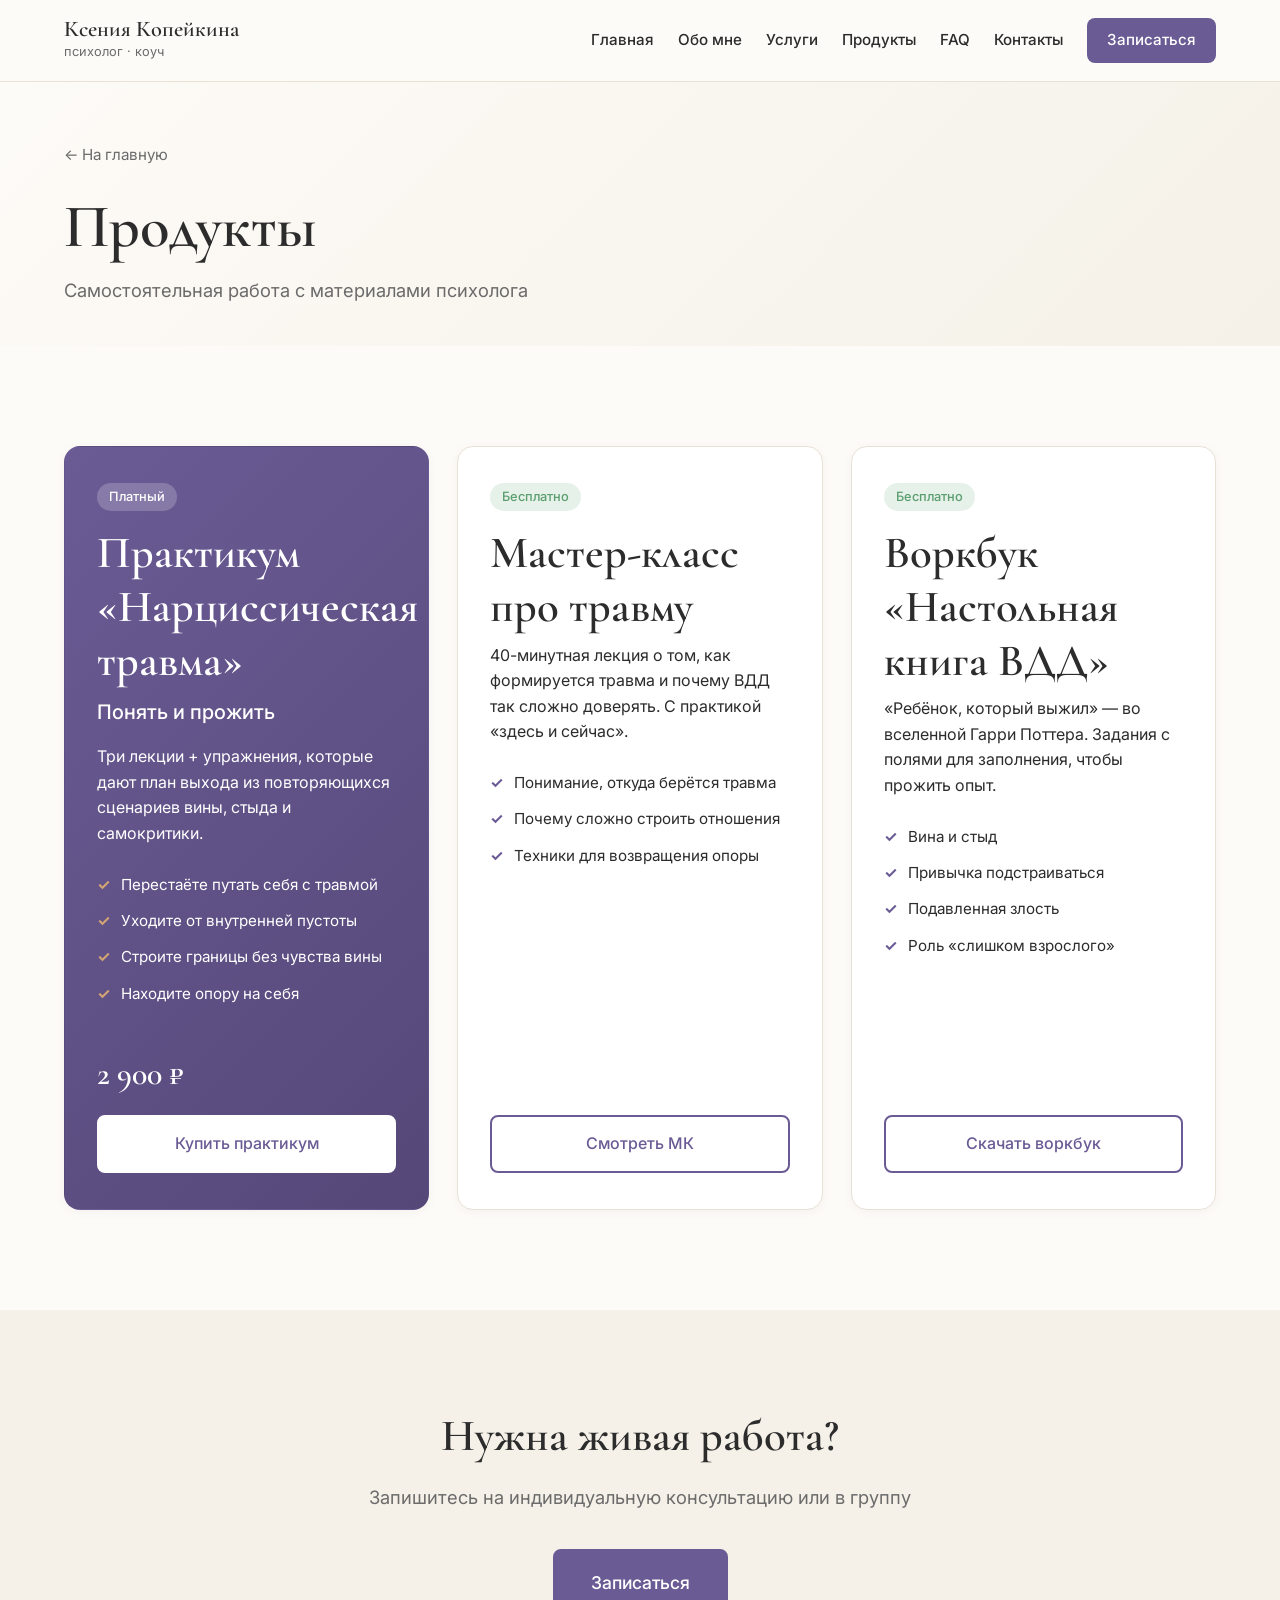
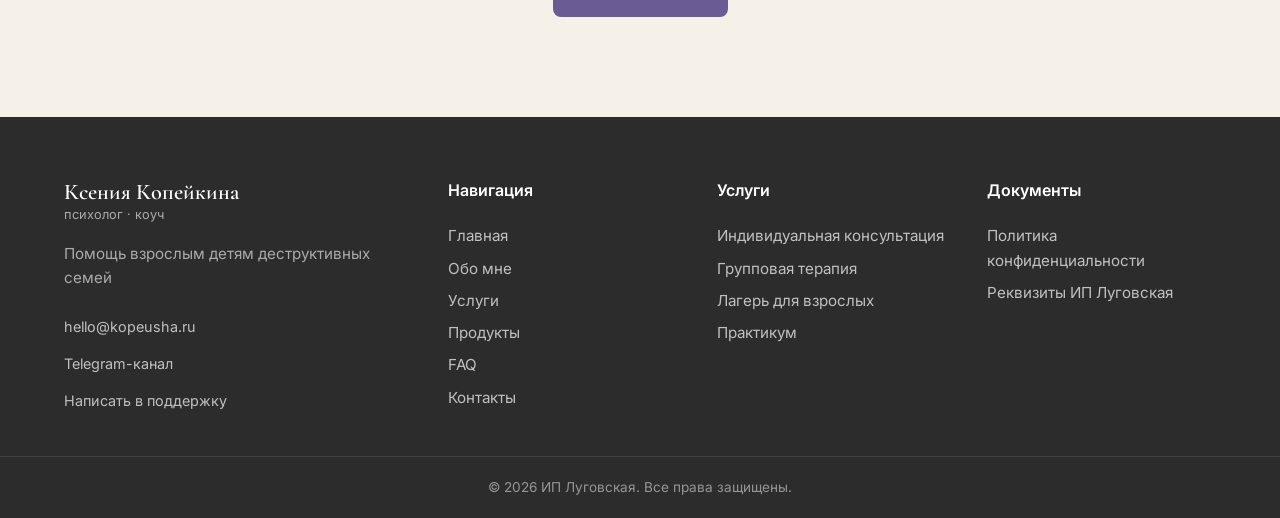
<file: products.html>
<!DOCTYPE html>
<html lang="ru">
<head>
    <meta charset="UTF-8">
    <meta name="viewport" content="width=device-width, initial-scale=1.0">
    <meta name="description" content="Продукты психолога Ксении Копейкиной: практикум, мастер-класс, воркбук.">
    <title>Продукты — Ксения Копейкина</title>
    <link rel="preconnect" href="https://fonts.googleapis.com">
    <link rel="preconnect" href="https://fonts.gstatic.com" crossorigin>
    <link href="https://fonts.googleapis.com/css2?family=Cormorant+Garamond:wght@400;500;600;700&family=Inter:wght@300;400;500;600&display=swap" rel="stylesheet">
    <link rel="stylesheet" href="styles.css">
</head>
<body>
    <header class="header">
        <div class="container header__inner">
            <a href="index.html" class="logo"><span class="logo__name">Ксения Копейкина</span><span class="logo__sub">психолог · коуч</span></a>
            <nav class="nav">
                <a href="index.html" class="nav__link">Главная</a>
                <a href="about.html" class="nav__link">Обо мне</a>
                <a href="services.html" class="nav__link">Услуги</a>
                <a href="products.html" class="nav__link">Продукты</a>
                <a href="faq.html" class="nav__link">FAQ</a>
                <a href="contacts.html" class="nav__link">Контакты</a>
                <a href="booking.html" class="nav__link nav__link--cta">Записаться</a>
            </nav>
            <button class="burger" aria-label="Меню"><span></span><span></span><span></span></button>
        </div>
    </header>

    <section class="page-hero">
        <div class="container">
            <a href="index.html" class="back-link">← На главную</a>
            <h1 class="page-hero__title">Продукты</h1>
            <p class="page-hero__text">Самостоятельная работа с материалами психолога</p>
        </div>
    </section>

    <section class="section">
        <div class="container">
            <div class="products-grid">
                <article class="product-card product-card--featured">
                    <div class="product-card__badge">Платный</div>
                    <h2>Практикум «Нарциссическая травма»</h2>
                    <p class="lead">Понять и прожить</p>
                    <p>Три лекции + упражнения, которые дают план выхода из повторяющихся сценариев вины, стыда и самокритики.</p>
                    <ul>
                        <li>Перестаёте путать себя с травмой</li>
                        <li>Уходите от внутренней пустоты</li>
                        <li>Строите границы без чувства вины</li>
                        <li>Находите опору на себя</li>
                    </ul>
                    <div class="product-card__price">2 900 ₽</div>
                    <a href="https://payform.ru/dabjBAP/" target="_blank" rel="noopener" class="btn btn--primary">Купить практикум</a>
                </article>
                <article class="product-card">
                    <div class="product-card__badge product-card__badge--free">Бесплатно</div>
                    <h2>Мастер-класс про травму</h2>
                    <p>40-минутная лекция о том, как формируется травма и почему ВДД так сложно доверять. С практикой «здесь и сейчас».</p>
                    <ul>
                        <li>Понимание, откуда берётся травма</li>
                        <li>Почему сложно строить отношения</li>
                        <li>Техники для возвращения опоры</li>
                    </ul>
                    <a href="https://dzen.ru/video/watch/68d68bb1ee08ee57f11b8cd0" target="_blank" rel="noopener" class="btn btn--outline">Смотреть МК</a>
                </article>
                <article class="product-card">
                    <div class="product-card__badge product-card__badge--free">Бесплатно</div>
                    <h2>Воркбук «Настольная книга ВДД»</h2>
                    <p>«Ребёнок, который выжил» — во вселенной Гарри Поттера. Задания с полями для заполнения, чтобы прожить опыт.</p>
                    <ul>
                        <li>Вина и стыд</li>
                        <li>Привычка подстраиваться</li>
                        <li>Подавленная злость</li>
                        <li>Роль «слишком взрослого»</li>
                    </ul>
                    <a href="https://t.me/+9NpgPNoZRJM3ZGNi" target="_blank" rel="noopener" class="btn btn--outline">Скачать воркбук</a>
                </article>
            </div>
        </div>
    </section>

    <section class="section cta-final">
        <div class="container">
            <div class="cta-final__inner">
                <h2>Нужна живая работа?</h2>
                <p>Запишитесь на индивидуальную консультацию или в группу</p>
                <a href="booking.html" class="btn btn--primary btn--large">Записаться</a>
            </div>
        </div>
    </section>

    <footer class="footer">
        <div class="container footer__inner">
            <div class="footer__col">
                <div class="logo"><span class="logo__name">Ксения Копейкина</span><span class="logo__sub">психолог · коуч</span></div>
                <p class="footer__desc">Помощь взрослым детям деструктивных семей</p>
                <div class="footer__contacts">
                    <a href="mailto:hello@kopeusha.ru">hello@kopeusha.ru</a>
                    <a href="https://t.me/kopeusha_psy" target="_blank" rel="noopener">Telegram-канал</a>
                    <a href="https://t.me/kopeusha_support" target="_blank" rel="noopener">Написать в поддержку</a>
                </div>
            </div>
            <div class="footer__col">
                <h4>Навигация</h4>
                <a href="index.html">Главная</a>
                <a href="about.html">Обо мне</a>
                <a href="services.html">Услуги</a>
                <a href="products.html">Продукты</a>
                <a href="faq.html">FAQ</a>
                <a href="contacts.html">Контакты</a>
            </div>
            <div class="footer__col">
                <h4>Услуги</h4>
                <a href="services.html">Индивидуальная консультация</a>
                <a href="services.html">Групповая терапия</a>
                <a href="services.html">Лагерь для взрослых</a>
                <a href="products.html">Практикум</a>
            </div>
            <div class="footer__col">
                <h4>Документы</h4>
                <a href="https://t.me/ipkopeusha_psy" target="_blank" rel="noopener">Политика конфиденциальности</a>
                <a href="contacts.html">Реквизиты ИП Луговская</a>
            </div>
        </div>
        <div class="footer__bottom"><div class="container"><p>© 2026 ИП Луговская. Все права защищены.</p></div></div>
    </footer>

    <script src="script.js"></script>
</body>
</html>
</file>
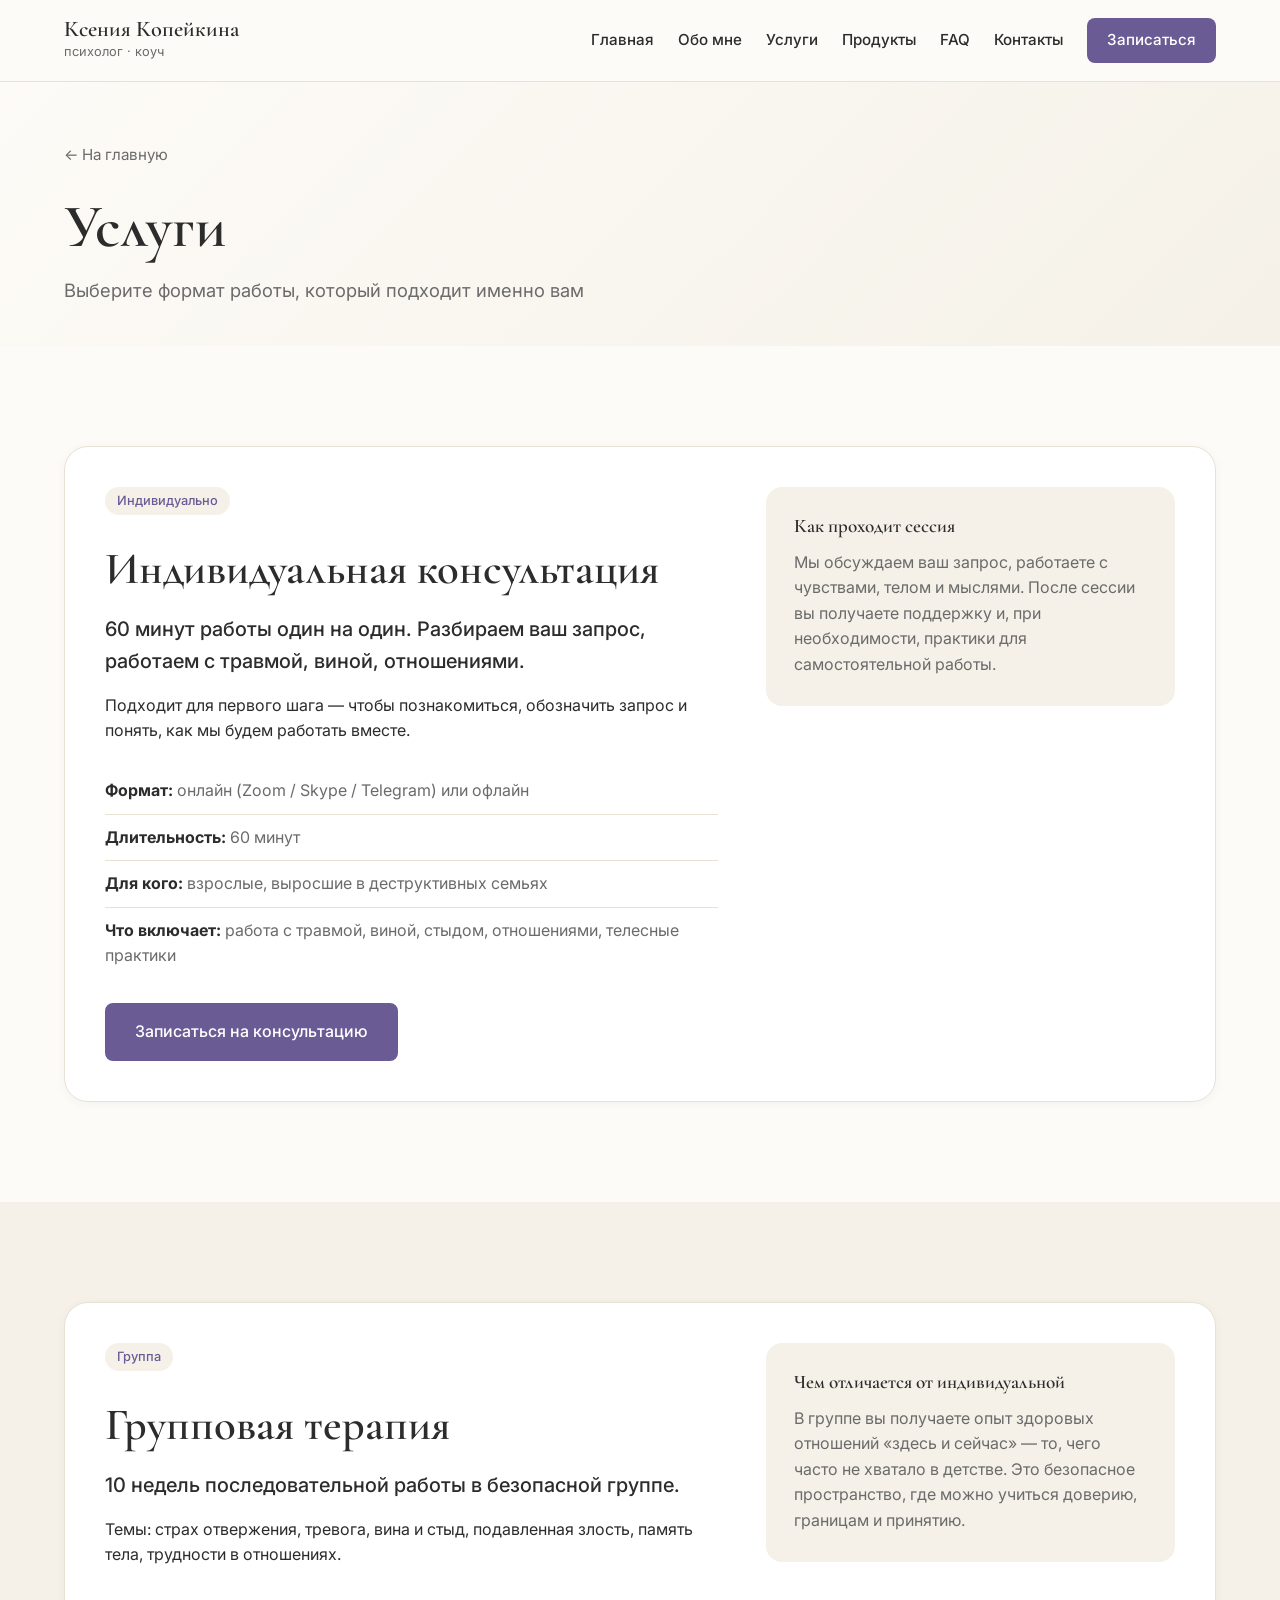
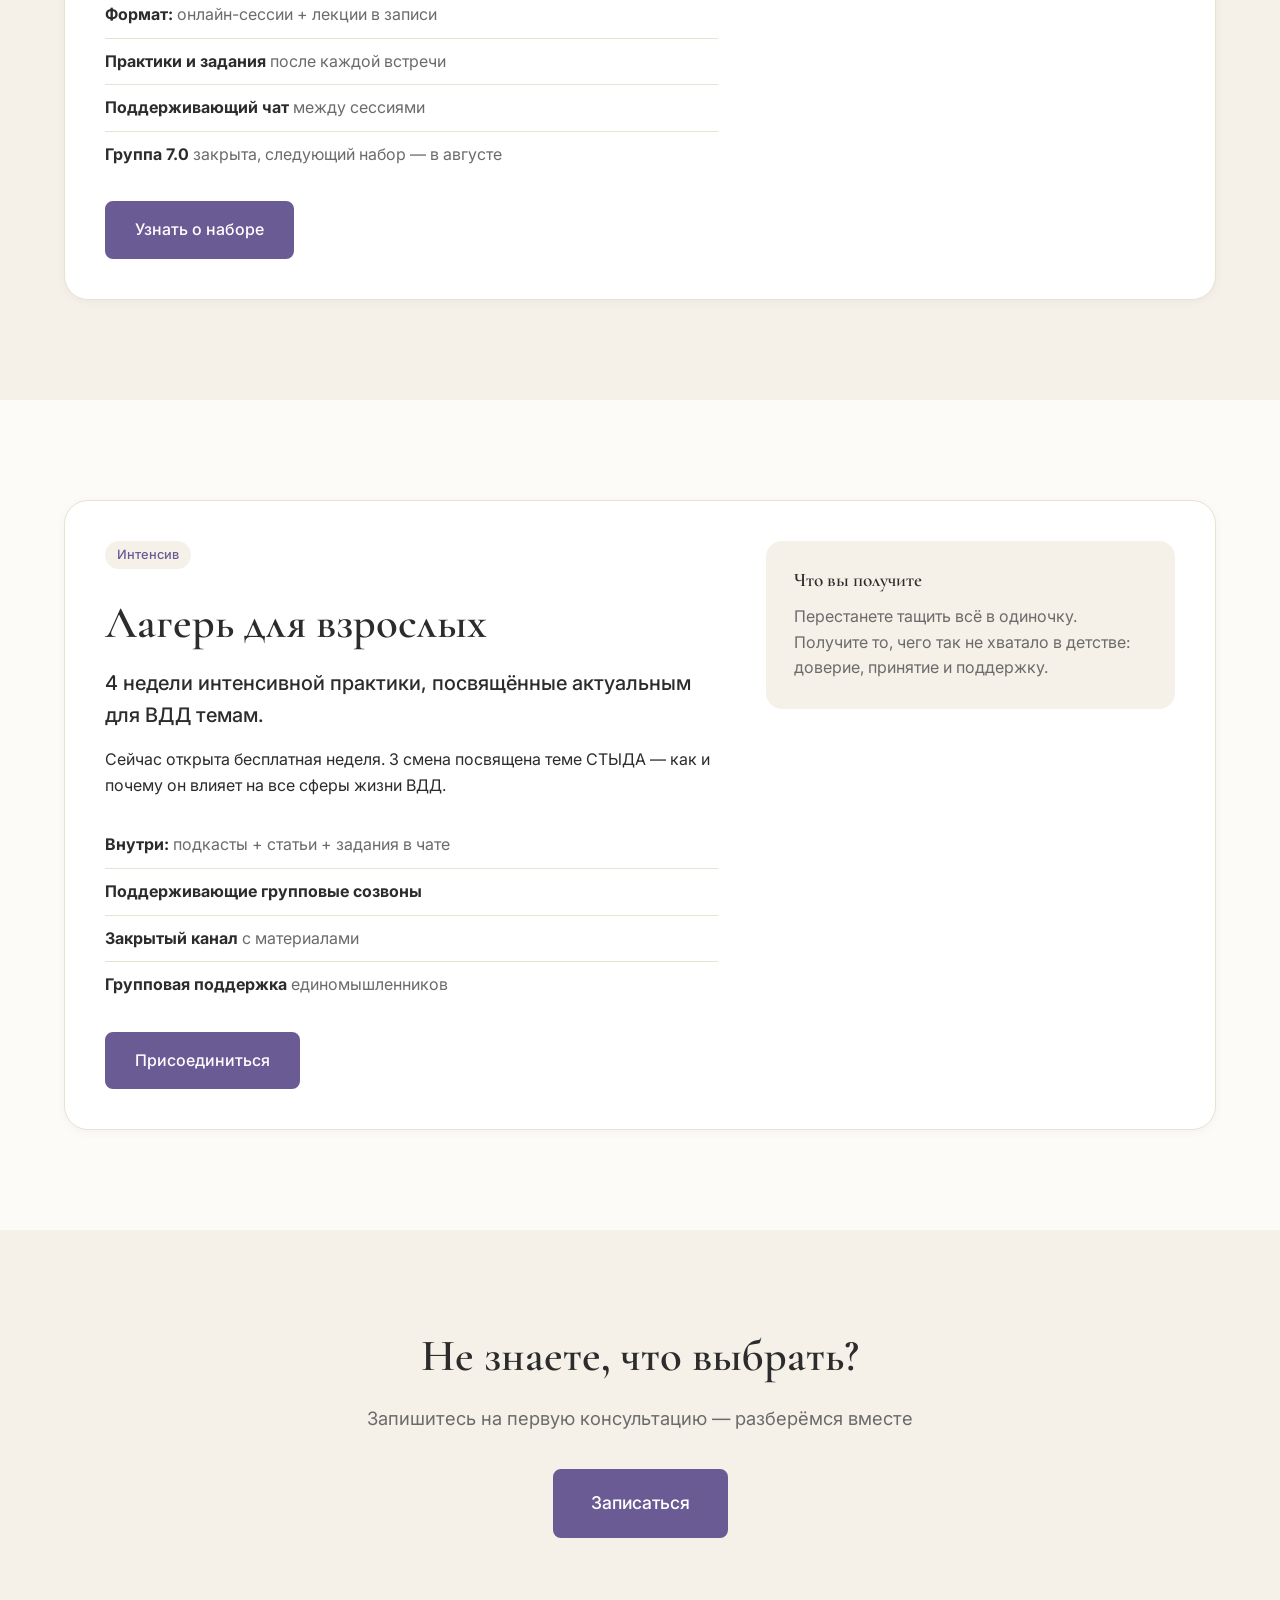
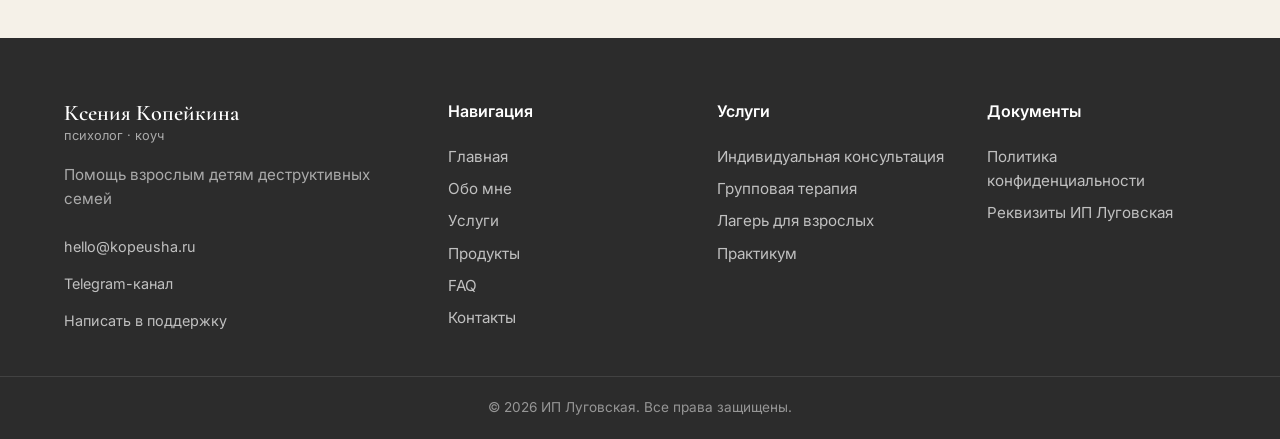
<file: services.html>
<!DOCTYPE html>
<html lang="ru">
<head>
    <meta charset="UTF-8">
    <meta name="viewport" content="width=device-width, initial-scale=1.0">
    <meta name="description" content="Услуги психолога Ксении Копейкиной: индивидуальная консультация, групповая терапия, лагерь для взрослых.">
    <title>Услуги — Ксения Копейкина</title>
    <link rel="preconnect" href="https://fonts.googleapis.com">
    <link rel="preconnect" href="https://fonts.gstatic.com" crossorigin>
    <link href="https://fonts.googleapis.com/css2?family=Cormorant+Garamond:wght@400;500;600;700&family=Inter:wght@300;400;500;600&display=swap" rel="stylesheet">
    <link rel="stylesheet" href="styles.css">
</head>
<body>
    <header class="header">
        <div class="container header__inner">
            <a href="index.html" class="logo"><span class="logo__name">Ксения Копейкина</span><span class="logo__sub">психолог · коуч</span></a>
            <nav class="nav">
                <a href="index.html" class="nav__link">Главная</a>
                <a href="about.html" class="nav__link">Обо мне</a>
                <a href="services.html" class="nav__link">Услуги</a>
                <a href="products.html" class="nav__link">Продукты</a>
                <a href="faq.html" class="nav__link">FAQ</a>
                <a href="contacts.html" class="nav__link">Контакты</a>
                <a href="booking.html" class="nav__link nav__link--cta">Записаться</a>
            </nav>
            <button class="burger" aria-label="Меню"><span></span><span></span><span></span></button>
        </div>
    </header>

    <section class="page-hero">
        <div class="container">
            <a href="index.html" class="back-link">← На главную</a>
            <h1 class="page-hero__title">Услуги</h1>
            <p class="page-hero__text">Выберите формат работы, который подходит именно вам</p>
        </div>
    </section>

    <section class="section">
        <div class="container">
            <div class="service-detail">
                <div class="service-detail__content">
                    <span class="service-card__tag">Индивидуально</span>
                    <h2>Индивидуальная консультация</h2>
                    <p class="lead">60 минут работы один на один. Разбираем ваш запрос, работаем с травмой, виной, отношениями.</p>
                    <p>Подходит для первого шага — чтобы познакомиться, обозначить запрос и понять, как мы будем работать вместе.</p>
                    <ul class="service-detail__list">
                        <li><strong>Формат:</strong> онлайн (Zoom / Skype / Telegram) или офлайн</li>
                        <li><strong>Длительность:</strong> 60 минут</li>
                        <li><strong>Для кого:</strong> взрослые, выросшие в деструктивных семьях</li>
                        <li><strong>Что включает:</strong> работа с травмой, виной, стыдом, отношениями, телесные практики</li>
                    </ul>
                    <a href="booking.html" class="btn btn--primary">Записаться на консультацию</a>
                </div>
                <div class="service-detail__side">
                    <div class="info-box">
                        <h3>Как проходит сессия</h3>
                        <p>Мы обсуждаем ваш запрос, работаете с чувствами, телом и мыслями. После сессии вы получаете поддержку и, при необходимости, практики для самостоятельной работы.</p>
                    </div>
                </div>
            </div>
        </div>
    </section>

    <section class="section section--alt">
        <div class="container">
            <div class="service-detail">
                <div class="service-detail__content">
                    <span class="service-card__tag">Группа</span>
                    <h2>Групповая терапия</h2>
                    <p class="lead">10 недель последовательной работы в безопасной группе.</p>
                    <p>Темы: страх отвержения, тревога, вина и стыд, подавленная злость, память тела, трудности в отношениях.</p>
                    <ul class="service-detail__list">
                        <li><strong>Формат:</strong> онлайн-сессии + лекции в записи</li>
                        <li><strong>Практики и задания</strong> после каждой встречи</li>
                        <li><strong>Поддерживающий чат</strong> между сессиями</li>
                        <li><strong>Группа 7.0</strong> закрыта, следующий набор — в августе</li>
                    </ul>
                    <a href="booking.html" class="btn btn--primary">Узнать о наборе</a>
                </div>
                <div class="service-detail__side">
                    <div class="info-box">
                        <h3>Чем отличается от индивидуальной</h3>
                        <p>В группе вы получаете опыт здоровых отношений «здесь и сейчас» — то, чего часто не хватало в детстве. Это безопасное пространство, где можно учиться доверию, границам и принятию.</p>
                    </div>
                </div>
            </div>
        </div>
    </section>

    <section class="section">
        <div class="container">
            <div class="service-detail">
                <div class="service-detail__content">
                    <span class="service-card__tag">Интенсив</span>
                    <h2>Лагерь для взрослых</h2>
                    <p class="lead">4 недели интенсивной практики, посвящённые актуальным для ВДД темам.</p>
                    <p>Сейчас открыта бесплатная неделя. 3 смена посвящена теме СТЫДА — как и почему он влияет на все сферы жизни ВДД.</p>
                    <ul class="service-detail__list">
                        <li><strong>Внутри:</strong> подкасты + статьи + задания в чате</li>
                        <li><strong>Поддерживающие групповые созвоны</strong></li>
                        <li><strong>Закрытый канал</strong> с материалами</li>
                        <li><strong>Групповая поддержка</strong> единомышленников</li>
                    </ul>
                    <a href="booking.html" class="btn btn--primary">Присоединиться</a>
                </div>
                <div class="service-detail__side">
                    <div class="info-box">
                        <h3>Что вы получите</h3>
                        <p>Перестанете тащить всё в одиночку. Получите то, чего так не хватало в детстве: доверие, принятие и поддержку.</p>
                    </div>
                </div>
            </div>
        </div>
    </section>

    <section class="section cta-final">
        <div class="container">
            <div class="cta-final__inner">
                <h2>Не знаете, что выбрать?</h2>
                <p>Запишитесь на первую консультацию — разберёмся вместе</p>
                <a href="booking.html" class="btn btn--primary btn--large">Записаться</a>
            </div>
        </div>
    </section>

    <footer class="footer">
        <div class="container footer__inner">
            <div class="footer__col">
                <div class="logo"><span class="logo__name">Ксения Копейкина</span><span class="logo__sub">психолог · коуч</span></div>
                <p class="footer__desc">Помощь взрослым детям деструктивных семей</p>
                <div class="footer__contacts">
                    <a href="mailto:hello@kopeusha.ru">hello@kopeusha.ru</a>
                    <a href="https://t.me/kopeusha_psy" target="_blank" rel="noopener">Telegram-канал</a>
                    <a href="https://t.me/kopeusha_support" target="_blank" rel="noopener">Написать в поддержку</a>
                </div>
            </div>
            <div class="footer__col">
                <h4>Навигация</h4>
                <a href="index.html">Главная</a>
                <a href="about.html">Обо мне</a>
                <a href="services.html">Услуги</a>
                <a href="products.html">Продукты</a>
                <a href="faq.html">FAQ</a>
                <a href="contacts.html">Контакты</a>
            </div>
            <div class="footer__col">
                <h4>Услуги</h4>
                <a href="services.html">Индивидуальная консультация</a>
                <a href="services.html">Групповая терапия</a>
                <a href="services.html">Лагерь для взрослых</a>
                <a href="products.html">Практикум</a>
            </div>
            <div class="footer__col">
                <h4>Документы</h4>
                <a href="https://t.me/ipkopeusha_psy" target="_blank" rel="noopener">Политика конфиденциальности</a>
                <a href="contacts.html">Реквизиты ИП Луговская</a>
            </div>
        </div>
        <div class="footer__bottom"><div class="container"><p>© 2026 ИП Луговская. Все права защищены.</p></div></div>
    </footer>

    <script src="script.js"></script>
</body>
</html>
</file>
<file: styles.css>
*, *::before, *::after { box-sizing: border-box; margin: 0; padding: 0; }

:root {
    --color-primary: #6B5B95;
    --color-primary-dark: #554878;
    --color-primary-light: #8B7DB5;
    --color-accent: #D4A574;
    --color-accent-dark: #B8895A;
    --color-bg: #FDFBF7;
    --color-bg-alt: #F5F1E8;
    --color-text: #2C2C2C;
    --color-text-light: #6B6B6B;
    --color-white: #FFFFFF;
    --color-border: #E8E2D5;
    --color-error: #C85A5A;
    --color-success: #5A9E6F;
    --shadow-sm: 0 2px 8px rgba(107, 91, 149, 0.06);
    --shadow-md: 0 8px 24px rgba(107, 91, 149, 0.1);
    --shadow-lg: 0 16px 48px rgba(107, 91, 149, 0.12);
    --radius-sm: 8px;
    --radius-md: 16px;
    --radius-lg: 24px;
    --font-display: 'Cormorant Garamond', Georgia, serif;
    --font-body: 'Inter', -apple-system, sans-serif;
    --transition: 0.3s cubic-bezier(0.4, 0, 0.2, 1);
}

html { scroll-behavior: smooth; }

body {
    font-family: var(--font-body);
    font-size: 16px;
    line-height: 1.6;
    color: var(--color-text);
    background: var(--color-bg);
    -webkit-font-smoothing: antialiased;
}

img, svg { max-width: 100%; display: block; }
a { color: var(--color-primary); text-decoration: none; transition: color var(--transition); }
a:hover { color: var(--color-primary-dark); }

.container { max-width: 1200px; margin: 0 auto; padding: 0 24px; }

h1, h2, h3, h4 { font-family: var(--font-display); font-weight: 600; line-height: 1.2; color: var(--color-text); }
h1 { font-size: clamp(2.2rem, 5vw, 3.8rem); }
h2 { font-size: clamp(1.8rem, 4vw, 2.8rem); }
h3 { font-size: clamp(1.3rem, 2.5vw, 1.6rem); }
h4 { font-size: 1.1rem; }

.accent { color: var(--color-primary); font-style: italic; }
.lead { font-size: 1.25rem; color: var(--color-text); margin-bottom: 1rem; font-weight: 500; }

.btn {
    display: inline-flex;
    align-items: center;
    justify-content: center;
    gap: 8px;
    padding: 14px 28px;
    font-family: var(--font-body);
    font-size: 1rem;
    font-weight: 500;
    border-radius: var(--radius-sm);
    border: 2px solid transparent;
    cursor: pointer;
    transition: all var(--transition);
    text-decoration: none;
    white-space: nowrap;
}
.btn--primary { background: var(--color-primary); color: var(--color-white); border-color: var(--color-primary); }
.btn--primary:hover { background: var(--color-primary-dark); border-color: var(--color-primary-dark); color: var(--color-white); transform: translateY(-2px); box-shadow: var(--shadow-md); }
.btn--outline { background: transparent; color: var(--color-primary); border-color: var(--color-primary); }
.btn--outline:hover { background: var(--color-primary); color: var(--color-white); }
.btn--ghost { background: transparent; color: var(--color-text); border-color: var(--color-border); }
.btn--ghost:hover { border-color: var(--color-primary); color: var(--color-primary); }
.btn--large { padding: 18px 36px; font-size: 1.1rem; }
.btn--full { width: 100%; }

.header {
    position: sticky;
    top: 0;
    z-index: 100;
    background: rgba(253, 251, 247, 0.95);
    backdrop-filter: blur(12px);
    border-bottom: 1px solid var(--color-border);
}
.header__inner {
    display: flex;
    align-items: center;
    justify-content: space-between;
    padding: 18px 24px;
}
.logo { display: flex; flex-direction: column; }
.logo__name { font-family: var(--font-display); font-size: 1.4rem; font-weight: 600; color: var(--color-text); line-height: 1; }
.logo__sub { font-size: 0.8rem; color: var(--color-text-light); margin-top: 2px; }

.nav { display: flex; gap: 24px; align-items: center; }
.nav__link { font-size: 0.95rem; color: var(--color-text); font-weight: 500; position: relative; }
.nav__link::after { content: ''; position: absolute; bottom: -4px; left: 0; width: 0; height: 2px; background: var(--color-primary); transition: width var(--transition); }
.nav__link:hover::after { width: 100%; }
.nav__link--cta { background: var(--color-primary); color: var(--color-white) !important; padding: 10px 20px; border-radius: var(--radius-sm); }
.nav__link--cta::after { display: none; }
.nav__link--cta:hover { background: var(--color-primary-dark); transform: translateY(-1px); }

.burger { display: none; flex-direction: column; gap: 5px; background: none; border: none; cursor: pointer; padding: 8px; }
.burger span { width: 24px; height: 2px; background: var(--color-text); transition: var(--transition); }

.hero { padding: 80px 0 100px; background: linear-gradient(135deg, var(--color-bg) 0%, var(--color-bg-alt) 100%); }
.hero__inner { display: grid; grid-template-columns: 1.2fr 1fr; gap: 60px; align-items: center; }
.hero__tag { display: inline-block; padding: 6px 16px; background: var(--color-white); border: 1px solid var(--color-border); border-radius: 100px; font-size: 0.85rem; color: var(--color-text-light); margin-bottom: 24px; }
.hero__title { margin-bottom: 24px; }
.hero__text { font-size: 1.15rem; color: var(--color-text-light); margin-bottom: 32px; max-width: 540px; }
.hero__actions { display: flex; gap: 16px; flex-wrap: wrap; margin-bottom: 48px; }
.hero__stats { display: flex; gap: 40px; }
.stat__num { font-family: var(--font-display); font-size: 2rem; font-weight: 600; color: var(--color-primary); }
.stat__label { font-size: 0.9rem; color: var(--color-text-light); }

.hero__photo { aspect-ratio: 4/5; background: var(--color-bg-alt); border-radius: var(--radius-lg); overflow: hidden; box-shadow: var(--shadow-lg); position: relative; }
.hero__photo-placeholder { width: 100%; height: 100%; display: flex; flex-direction: column; align-items: center; justify-content: center; color: var(--color-text-light); font-size: 0.9rem; }
.hero__photo-placeholder svg { width: 60%; margin-bottom: 16px; }

.section { padding: 100px 0; }
.section:nth-child(even) { background: var(--color-bg-alt); }
.section--alt { background: var(--color-bg-alt) !important; }
.section__title { text-align: center; margin-bottom: 16px; }
.section__subtitle { text-align: center; color: var(--color-text-light); font-size: 1.1rem; margin-bottom: 56px; max-width: 600px; margin-left: auto; margin-right: auto; }

.about__grid { display: grid; grid-template-columns: 1fr 1fr; gap: 60px; align-items: start; }
.about__text p { margin-bottom: 1rem; color: var(--color-text-light); }
.about__features { display: flex; flex-direction: column; gap: 24px; }
.feature { display: flex; gap: 20px; padding: 24px; background: var(--color-white); border-radius: var(--radius-md); box-shadow: var(--shadow-sm); }
.feature__icon { font-size: 2rem; flex-shrink: 0; }
.feature h3 { margin-bottom: 8px; font-size: 1.2rem; }
.feature p { color: var(--color-text-light); font-size: 0.95rem; }

.problems-grid { display: grid; grid-template-columns: repeat(auto-fit, minmax(240px, 1fr)); gap: 20px; }
.problem-card { background: var(--color-white); padding: 28px 24px; border-radius: var(--radius-md); box-shadow: var(--shadow-sm); transition: all var(--transition); border: 1px solid var(--color-border); }
.problem-card:hover { transform: translateY(-4px); box-shadow: var(--shadow-md); border-color: var(--color-primary-light); }
.problem-card__icon { font-size: 2rem; display: block; margin-bottom: 12px; }
.problem-card p { color: var(--color-text); font-weight: 500; }

.services-grid { display: grid; grid-template-columns: repeat(auto-fit, minmax(300px, 1fr)); gap: 28px; }
.service-card { background: var(--color-white); padding: 36px 32px; border-radius: var(--radius-md); box-shadow: var(--shadow-sm); border: 1px solid var(--color-border); display: flex; flex-direction: column; transition: all var(--transition); }
.service-card:hover { transform: translateY(-6px); box-shadow: var(--shadow-lg); }
.service-card--featured { background: linear-gradient(135deg, var(--color-primary) 0%, var(--color-primary-dark) 100%); color: var(--color-white); border-color: transparent; }
.service-card--featured h3, .service-card--featured p, .service-card--featured li { color: var(--color-white); }
.service-card--featured .service-card__tag { background: rgba(255,255,255,0.2); color: var(--color-white); }
.service-card--featured .btn--primary { background: var(--color-white); color: var(--color-primary); border-color: var(--color-white); }
.service-card--featured .btn--primary:hover { background: var(--color-accent); color: var(--color-white); border-color: var(--color-accent); }
.service-card__tag { display: inline-block; padding: 4px 12px; background: var(--color-bg-alt); color: var(--color-primary); border-radius: 100px; font-size: 0.8rem; font-weight: 500; margin-bottom: 16px; align-self: flex-start; }
.service-card h3 { margin-bottom: 12px; }
.service-card p { color: var(--color-text-light); margin-bottom: 20px; }
.service-card__list { list-style: none; margin-bottom: 28px; flex-grow: 1; }
.service-card__list li { padding: 6px 0 6px 24px; position: relative; font-size: 0.95rem; color: var(--color-text-light); }
.service-card__list li::before { content: '✓'; position: absolute; left: 0; color: var(--color-primary); font-weight: bold; }
.service-card--featured .service-card__list li::before { color: var(--color-accent); }

.free-grid { display: grid; grid-template-columns: repeat(auto-fit, minmax(280px, 1fr)); gap: 28px; margin-bottom: 48px; }
.free-card { background: var(--color-white); padding: 36px 32px; border-radius: var(--radius-md); box-shadow: var(--shadow-sm); border: 1px solid var(--color-border); text-align: center; transition: all var(--transition); }
.free-card:hover { transform: translateY(-4px); box-shadow: var(--shadow-md); }
.free-card__icon { font-size: 3rem; margin-bottom: 16px; }
.free-card h3 { margin-bottom: 12px; }
.free-card p { color: var(--color-text-light); margin-bottom: 24px; min-height: 72px; }

.telegram-cta { background: linear-gradient(135deg, var(--color-primary) 0%, var(--color-primary-dark) 100%); padding: 48px; border-radius: var(--radius-lg); display: flex; align-items: center; justify-content: space-between; gap: 32px; flex-wrap: wrap; }
.telegram-cta h3 { color: var(--color-white); margin-bottom: 8px; font-size: 1.6rem; }
.telegram-cta p { color: rgba(255,255,255,0.9); max-width: 500px; }
.telegram-cta .btn--primary { background: var(--color-white); color: var(--color-primary); border-color: var(--color-white); }
.telegram-cta .btn--primary:hover { background: var(--color-accent); color: var(--color-white); border-color: var(--color-accent); }

.faq-list { max-width: 800px; margin: 0 auto; display: flex; flex-direction: column; gap: 12px; }
.faq-item { background: var(--color-white); border-radius: var(--radius-md); overflow: hidden; border: 1px solid var(--color-border); transition: all var(--transition); }
.faq-item.active { box-shadow: var(--shadow-md); border-color: var(--color-primary-light); }
.faq-item__question { width: 100%; padding: 24px 28px; background: none; border: none; text-align: left; font-family: var(--font-body); font-size: 1.05rem; font-weight: 500; color: var(--color-text); cursor: pointer; display: flex; justify-content: space-between; align-items: center; gap: 16px; }
.faq-item__icon { font-size: 1.5rem; color: var(--color-primary); transition: transform var(--transition); flex-shrink: 0; }
.faq-item.active .faq-item__icon { transform: rotate(45deg); }
.faq-item__answer { max-height: 0; overflow: hidden; transition: max-height 0.4s ease, padding 0.4s ease; }
.faq-item.active .faq-item__answer { max-height: 300px; }
.faq-item__answer p { padding: 0 28px 24px; color: var(--color-text-light); }

.cta-final { background: var(--color-bg-alt); }
.cta-final__inner { text-align: center; max-width: 700px; margin: 0 auto; }
.cta-final__inner h2 { margin-bottom: 20px; }
.cta-final__inner p { color: var(--color-text-light); font-size: 1.15rem; margin-bottom: 36px; }

.footer { background: var(--color-text); color: rgba(255,255,255,0.8); padding: 64px 0 0; }
.footer__inner { display: grid; grid-template-columns: 1.5fr 1fr 1fr 1fr; gap: 40px; padding-bottom: 40px; }
.footer__col h4 { color: var(--color-white); margin-bottom: 20px; font-family: var(--font-body); font-size: 1rem; font-weight: 600; }
.footer__col a { display: block; color: rgba(255,255,255,0.7); padding: 4px 0; font-size: 0.95rem; transition: color var(--transition); }
.footer__col a:hover { color: var(--color-accent); }
.footer .logo__name { color: var(--color-white); }
.footer .logo__sub { color: rgba(255,255,255,0.6); }
.footer__desc { margin-top: 16px; font-size: 0.95rem; color: rgba(255,255,255,0.6); }
.footer__contacts { margin-top: 20px; display: flex; flex-direction: column; gap: 6px; }
.footer__contacts a { font-size: 0.9rem; }
.footer__bottom { border-top: 1px solid rgba(255,255,255,0.1); padding: 20px 0; }
.footer__bottom p { font-size: 0.85rem; color: rgba(255,255,255,0.5); text-align: center; }

.page-hero { padding: 60px 0 40px; background: linear-gradient(135deg, var(--color-bg) 0%, var(--color-bg-alt) 100%); }
.page-hero__title { margin-bottom: 12px; }
.page-hero__text { color: var(--color-text-light); font-size: 1.15rem; max-width: 600px; }
.back-link { display: inline-block; margin-bottom: 24px; color: var(--color-text-light); font-size: 0.95rem; }
.back-link:hover { color: var(--color-primary); }

.about-page__grid { display: grid; grid-template-columns: 1fr 1.5fr; gap: 60px; align-items: start; }
.photo-placeholder { aspect-ratio: 3/4; background: var(--color-bg-alt); border-radius: var(--radius-lg); display: flex; flex-direction: column; align-items: center; justify-content: center; color: var(--color-text-light); font-size: 0.9rem; box-shadow: var(--shadow-md); }
.photo-placeholder svg { width: 60%; margin-bottom: 16px; }
.about-page__text h2 { margin-bottom: 20px; }
.about-page__text p { margin-bottom: 1rem; color: var(--color-text-light); }

.timeline { max-width: 700px; margin: 0 auto; display: flex; flex-direction: column; gap: 24px; }
.timeline__item { display: grid; grid-template-columns: 120px 1fr; gap: 24px; padding: 24px; background: var(--color-white); border-radius: var(--radius-md); box-shadow: var(--shadow-sm); border-left: 4px solid var(--color-primary); }
.timeline__year { font-family: var(--font-display); font-size: 1.5rem; font-weight: 600; color: var(--color-primary); }
.timeline__item h3 { margin-bottom: 6px; font-size: 1.15rem; }
.timeline__item p { color: var(--color-text-light); font-size: 0.95rem; }

.certs-grid { display: grid; grid-template-columns: repeat(auto-fit, minmax(200px, 1fr)); gap: 20px; }
.cert-card { aspect-ratio: 3/4; background: var(--color-white); border-radius: var(--radius-md); box-shadow: var(--shadow-sm); border: 1px solid var(--color-border); display: flex; align-items: center; justify-content: center; }
.cert-card__placeholder { color: var(--color-text-light); font-size: 0.9rem; text-align: center; padding: 20px; }

.reviews-grid { display: grid; grid-template-columns: repeat(auto-fit, minmax(280px, 1fr)); gap: 24px; }
.review-card { background: var(--color-white); padding: 32px; border-radius: var(--radius-md); box-shadow: var(--shadow-sm); border-left: 4px solid var(--color-accent); }
.review-card p { font-style: italic; color: var(--color-text); margin-bottom: 16px; line-height: 1.7; }
.review-card__author { color: var(--color-primary); font-weight: 500; }

.service-detail { display: grid; grid-template-columns: 1.5fr 1fr; gap: 48px; align-items: start; padding: 40px; background: var(--color-white); border-radius: var(--radius-lg); box-shadow: var(--shadow-sm); border: 1px solid var(--color-border); }
.service-detail h2 { margin: 12px 0 16px; }
.service-detail__list { list-style: none; margin: 24px 0; }
.service-detail__list li { padding: 10px 0; border-bottom: 1px solid var(--color-border); color: var(--color-text-light); }
.service-detail__list li:last-child { border-bottom: none; }
.service-detail__list li strong { color: var(--color-text); }
.info-box { background: var(--color-bg-alt); padding: 28px; border-radius: var(--radius-md); }
.info-box h3 { margin-bottom: 12px; font-size: 1.2rem; }
.info-box p { color: var(--color-text-light); }

.products-grid { display: grid; grid-template-columns: repeat(auto-fit, minmax(300px, 1fr)); gap: 28px; }
.product-card { background: var(--color-white); padding: 36px 32px; border-radius: var(--radius-md); box-shadow: var(--shadow-sm); border: 1px solid var(--color-border); display: flex; flex-direction: column; }
.product-card--featured { background: linear-gradient(135deg, var(--color-primary) 0%, var(--color-primary-dark) 100%); color: var(--color-white); border-color: transparent; }
.product-card--featured h2, .product-card--featured p, .product-card--featured li { color: var(--color-white); }
.product-card__badge { display: inline-block; padding: 4px 12px; background: var(--color-bg-alt); color: var(--color-primary); border-radius: 100px; font-size: 0.8rem; font-weight: 500; margin-bottom: 16px; align-self: flex-start; }
.product-card__badge--free { background: rgba(90, 158, 111, 0.15); color: var(--color-success); }
.product-card--featured .product-card__badge { background: rgba(255,255,255,0.2); color: var(--color-white); }
.product-card h2 { margin-bottom: 8px; }
.product-card ul { list-style: none; margin: 20px 0; flex-grow: 1; }
.product-card ul li { padding: 6px 0 6px 24px; position: relative; font-size: 0.95rem; }
.product-card ul li::before { content: '✓'; position: absolute; left: 0; color: var(--color-primary); font-weight: bold; }
.product-card--featured ul li::before { color: var(--color-accent); }
.product-card__price { font-family: var(--font-display); font-size: 2rem; font-weight: 600; margin: 16px 0; }
.product-card--featured .btn--primary { background: var(--color-white); color: var(--color-primary); border-color: var(--color-white); }
.product-card--featured .btn--primary:hover { background: var(--color-accent); color: var(--color-white); border-color: var(--color-accent); }

.contacts-grid { display: grid; grid-template-columns: repeat(auto-fit, minmax(240px, 1fr)); gap: 24px; }
.contact-card { background: var(--color-white); padding: 32px 28px; border-radius: var(--radius-md); box-shadow: var(--shadow-sm); border: 1px solid var(--color-border); text-align: center; }
.contact-card__icon { font-size: 2.5rem; margin-bottom: 12px; }
.contact-card h3 { margin-bottom: 8px; font-size: 1.2rem; }
.contact-card p { color: var(--color-text-light); margin-bottom: 20px; min-height: 48px; }
.requisites { max-width: 600px; margin: 0 auto; background: var(--color-white); padding: 32px; border-radius: var(--radius-md); box-shadow: var(--shadow-sm); }
.requisites p { margin-bottom: 8px; color: var(--color-text-light); }

.booking-page { background: var(--color-bg); }
.booking-hero { padding: 60px 0 100px; }
.booking-hero__inner { display: grid; grid-template-columns: 1fr 1.2fr; gap: 60px; align-items: start; }
.booking-hero__title { margin-bottom: 20px; }
.booking-hero__text { color: var(--color-text-light); font-size: 1.1rem; margin-bottom: 40px; }

.booking-info { display: flex; flex-direction: column; gap: 20px; }
.booking-info__item { display: flex; gap: 16px; align-items: center; padding: 20px; background: var(--color-white); border-radius: var(--radius-md); box-shadow: var(--shadow-sm); }
.booking-info__icon { font-size: 1.8rem; flex-shrink: 0; }
.booking-info__item strong { display: block; font-size: 1rem; margin-bottom: 2px; }
.booking-info__item span { font-size: 0.9rem; color: var(--color-text-light); }

.booking-form-wrap { background: var(--color-white); padding: 40px; border-radius: var(--radius-lg); box-shadow: var(--shadow-md); border: 1px solid var(--color-border); }
.booking-form__title { margin-bottom: 28px; font-size: 1.5rem; }

.form-group { margin-bottom: 24px; }
.form-row { display: grid; grid-template-columns: 1fr 1fr; gap: 16px; }
.form-group label { display: block; margin-bottom: 8px; font-weight: 500; font-size: 0.95rem; color: var(--color-text); }
.optional { color: var(--color-text-light); font-weight: 400; font-size: 0.85rem; }

.form-group input[type="text"],
.form-group input[type="email"],
.form-group input[type="tel"],
.form-group select,
.form-group textarea {
    width: 100%;
    padding: 14px 16px;
    font-family: var(--font-body);
    font-size: 1rem;
    color: var(--color-text);
    background: var(--color-bg);
    border: 1.5px solid var(--color-border);
    border-radius: var(--radius-sm);
    transition: all var(--transition);
}
.form-group input:focus,
.form-group select:focus,
.form-group textarea:focus {
    outline: none;
    border-color: var(--color-primary);
    background: var(--color-white);
    box-shadow: 0 0 0 3px rgba(107, 91, 149, 0.1);
}
.form-group textarea { resize: vertical; min-height: 100px; }
.form-group input.invalid,
.form-group select.invalid,
.form-group textarea.invalid { border-color: var(--color-error); }
.form-group input.valid,
.form-group select.valid { border-color: var(--color-success); }

.form-error { display: block; color: var(--color-error); font-size: 0.85rem; margin-top: 6px; min-height: 1em; }
.form-counter { display: block; text-align: right; font-size: 0.85rem; color: var(--color-text-light); margin-top: 4px; }

.radio-group { display: grid; grid-template-columns: repeat(2, 1fr); gap: 12px; }
.radio-card { position: relative; cursor: pointer; padding: 18px; border: 1.5px solid var(--color-border); border-radius: var(--radius-md); background: var(--color-bg); transition: all var(--transition); display: block; }
.radio-card:hover { border-color: var(--color-primary-light); }
.radio-card input { position: absolute; opacity: 0; pointer-events: none; }
.radio-card:has(input:checked) { border-color: var(--color-primary); background: rgba(107, 91, 149, 0.05); box-shadow: 0 0 0 3px rgba(107, 91, 149, 0.1); }
.radio-card__icon { font-size: 1.5rem; display: block; margin-bottom: 6px; }
.radio-card__title { display: block; font-weight: 500; color: var(--color-text); margin-bottom: 2px; }
.radio-card__desc { display: block; font-size: 0.85rem; color: var(--color-text-light); }

.checkbox { display: flex; gap: 12px; align-items: flex-start; cursor: pointer; font-size: 0.9rem; color: var(--color-text-light); margin-bottom: 24px; }
.checkbox input { position: absolute; opacity: 0; pointer-events: none; }
.checkbox__mark { flex-shrink: 0; width: 20px; height: 20px; border: 1.5px solid var(--color-border); border-radius: 4px; background: var(--color-bg); transition: all var(--transition); display: flex; align-items: center; justify-content: center; margin-top: 2px; }
.checkbox:has(input:checked) .checkbox__mark { background: var(--color-primary); border-color: var(--color-primary); }
.checkbox:has(input:checked) .checkbox__mark::after { content: '✓'; color: white; font-size: 14px; font-weight: bold; }
.checkbox a { color: var(--color-primary); text-decoration: underline; }

.honeypot { position: absolute; left: -9999px; width: 1px; height: 1px; overflow: hidden; }

.form-note { text-align: center; font-size: 0.8rem; color: var(--color-text-light); margin-top: 16px; }

.btn__loader { display: inline-flex; align-items: center; gap: 8px; }

.booking-success { text-align: center; padding: 40px 20px; }
.booking-success__icon { width: 80px; height: 80px; margin: 0 auto 24px; background: var(--color-success); color: white; border-radius: 50%; display: flex; align-items: center; justify-content: center; font-size: 2.5rem; font-weight: bold; animation: pop 0.5s ease; }
@keyframes pop { 0% { transform: scale(0); } 70% { transform: scale(1.1); } 100% { transform: scale(1); } }
.booking-success h2 { margin-bottom: 16px; }
.booking-success p { color: var(--color-text-light); margin-bottom: 12px; }
.booking-success .btn { margin-top: 24px; }

@media (max-width: 968px) {
    .hero__inner, .about__grid, .booking-hero__inner, .about-page__grid, .service-detail { grid-template-columns: 1fr; gap: 40px; }
    .hero__image { order: -1; max-width: 400px; margin: 0 auto; }
    .footer__inner { grid-template-columns: 1fr 1fr; }
    .section { padding: 70px 0; }
    .timeline__item { grid-template-columns: 1fr; gap: 8px; }
}

@media (max-width: 720px) {
    .nav { display: none; position: absolute; top: 100%; left: 0; right: 0; background: var(--color-white); flex-direction: column; padding: 20px; gap: 16px; border-bottom: 1px solid var(--color-border); box-shadow: var(--shadow-md); }
    .nav.open { display: flex; }
    .burger { display: flex; }
    .burger.open span:nth-child(1) { transform: translateY(7px) rotate(45deg); }
    .burger.open span:nth-child(2) { opacity: 0; }
    .burger.open span:nth-child(3) { transform: translateY(-7px) rotate(-45deg); }
    
    .hero__stats { gap: 24px; flex-wrap: wrap; }
    .form-row { grid-template-columns: 1fr; }
    .radio-group { grid-template-columns: 1fr; }
    .footer__inner { grid-template-columns: 1fr; gap: 32px; }
    .telegram-cta { padding: 32px 24px; text-align: center; justify-content: center; }
    .booking-form-wrap { padding: 28px 20px; }
}
/* ===== REAL PHOTO ===== */
.hero__photo-img,
.about-page__photo-img {
    width: 100%;
    height: 100%;
    object-fit: cover;
    object-position: center top;
    display: block;
}

/* Закругленные края для фото на странице "Обо мне" */
.about-page__photo {
    overflow: hidden;
    border-radius: var(--radius-lg); /* 24px — мягкое скругление */
}
</file>
